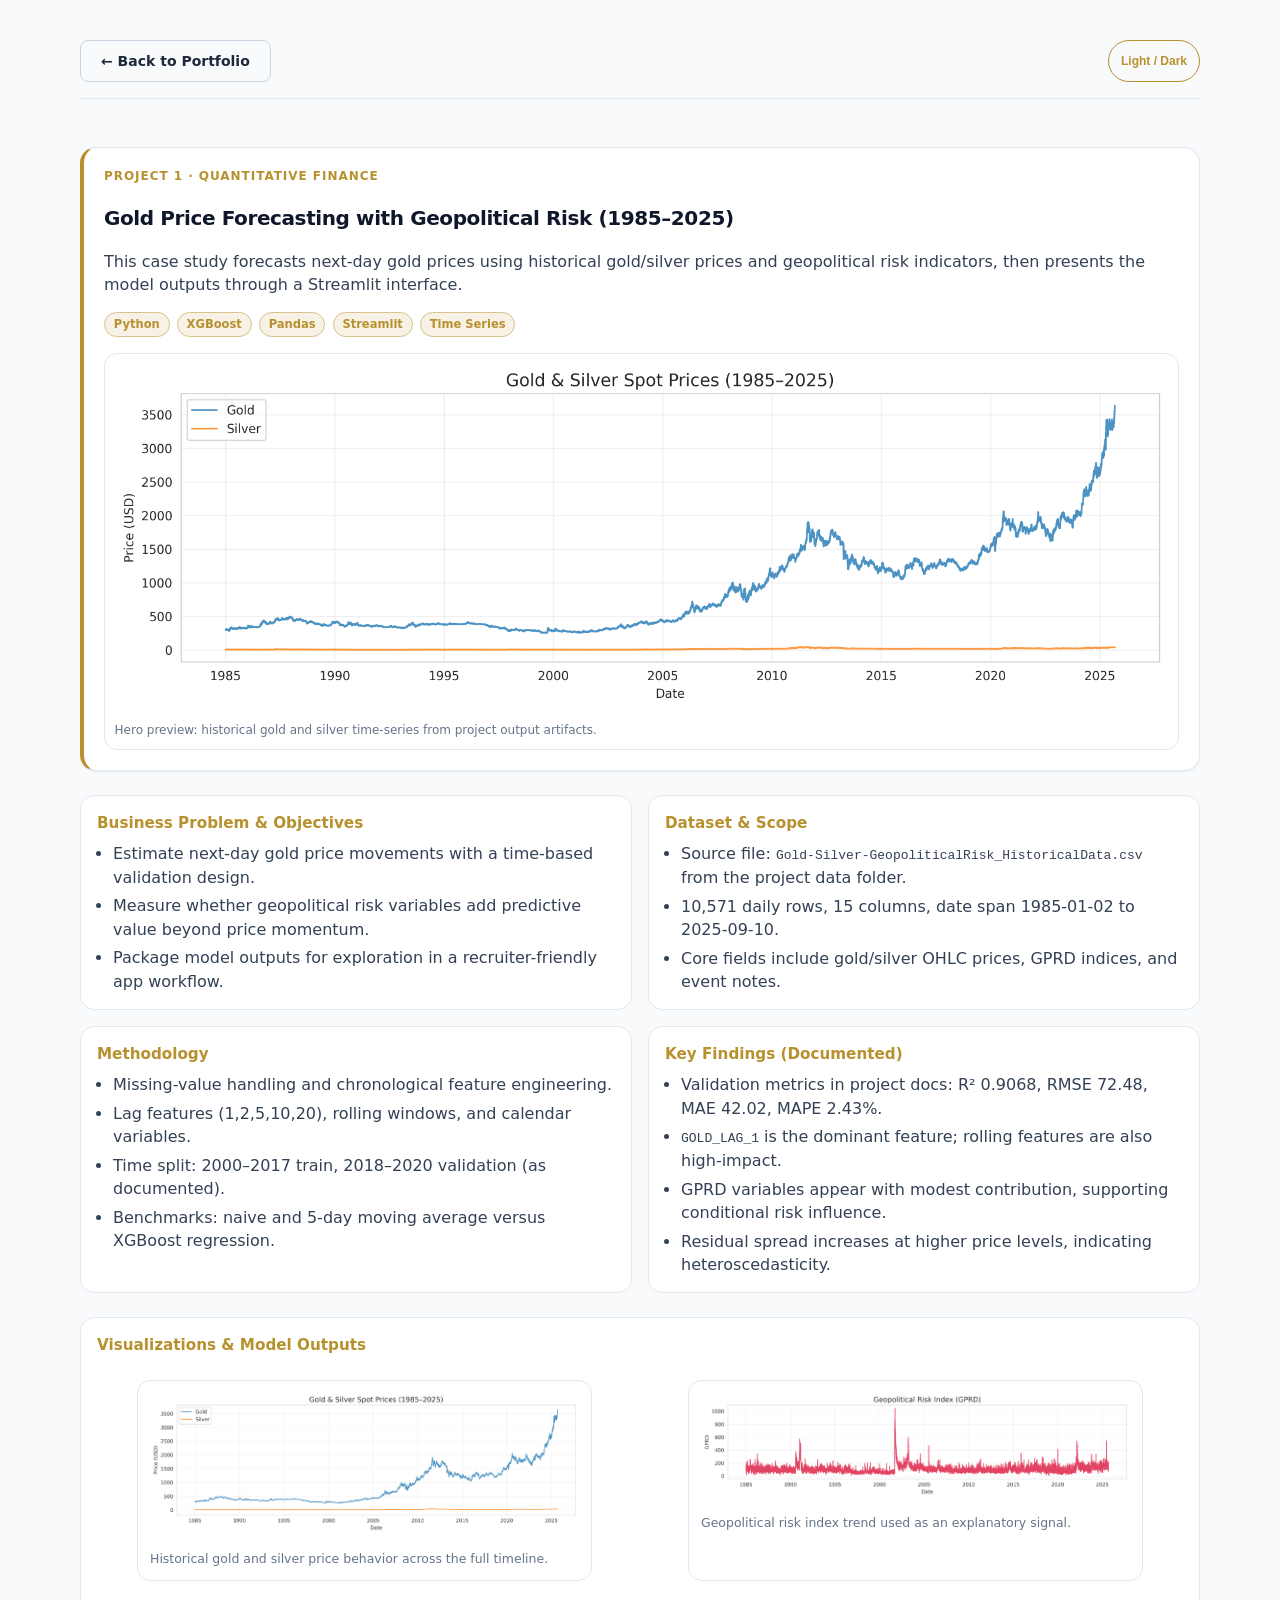
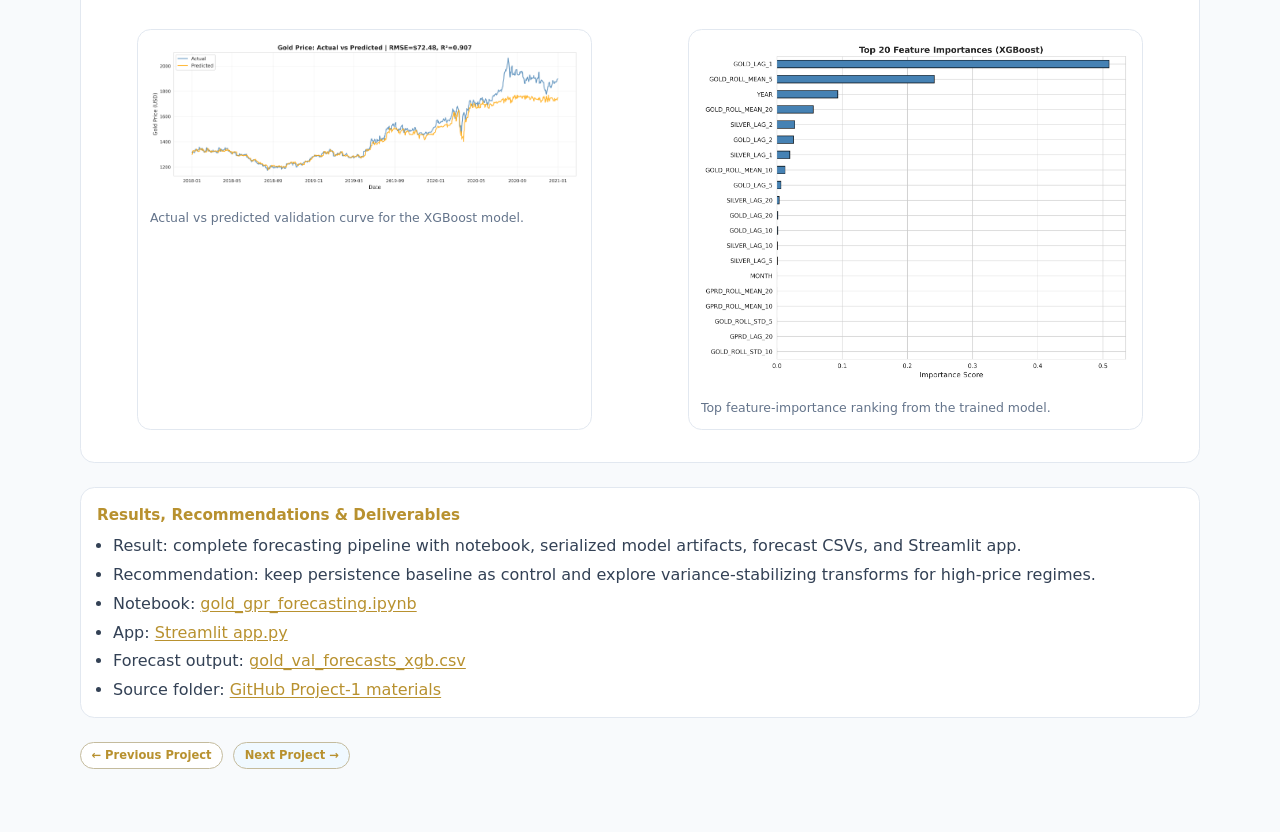
<file: assets/projects/project-1/index.html>
<!DOCTYPE html>
<html lang="en" class="page-root">
<head>
  <meta charset="UTF-8">
  <meta name="viewport" content="width=device-width, initial-scale=1.0">
  <title>Project 1 | Gold Price Forecasting with Geopolitical Risk</title>
  <link rel="stylesheet" href="../../../styles.css">
</head>
<body class="page-body project-detail-page project-theme--p1">
  <main class="layout-container page-main">
    <div class="project-detail-header">
      <a class="btn-secondary" href="../../../Copilot - Portfolio Site(3).html#projects">← Back to Portfolio</a>
      <button class="theme-button project-theme-toggle" type="button" onclick="toggleTheme()">Light / Dark</button>
    </div>

    <section class="section-block section-block--no-margin-top">
      <article class="project-hero">
        <p class="project-kicker">Project 1 · Quantitative Finance</p>
        <h1 class="section-title">Gold Price Forecasting with Geopolitical Risk (1985–2025)</h1>
        <p class="project-summary">This case study forecasts next-day gold prices using historical gold/silver prices and geopolitical risk indicators, then presents the model outputs through a Streamlit interface.</p>
        <div class="project-chip-row">
          <span class="project-chip">Python</span><span class="project-chip">XGBoost</span><span class="project-chip">Pandas</span><span class="project-chip">Streamlit</span><span class="project-chip">Time Series</span>
        </div>
        <figure class="project-hero-preview">
          <img src="images/gold_silver_timeseries.png" alt="Gold and silver historical prices used in the forecasting workflow">
          <figcaption>Hero preview: historical gold and silver time-series from project output artifacts.</figcaption>
        </figure>
      </article>

      <div class="stack-large stack-large--with-margin-top">
        <div class="project-section-grid">
          <article class="project-card-detail">
            <h2 class="project-card-title">Business Problem & Objectives</h2>
            <ul class="project-list">
              <li>Estimate next-day gold price movements with a time-based validation design.</li>
              <li>Measure whether geopolitical risk variables add predictive value beyond price momentum.</li>
              <li>Package model outputs for exploration in a recruiter-friendly app workflow.</li>
            </ul>
          </article>
          <article class="project-card-detail">
            <h2 class="project-card-title">Dataset & Scope</h2>
            <ul class="project-list">
              <li>Source file: <code>Gold-Silver-GeopoliticalRisk_HistoricalData.csv</code> from the project data folder.</li>
              <li>10,571 daily rows, 15 columns, date span 1985-01-02 to 2025-09-10.</li>
              <li>Core fields include gold/silver OHLC prices, GPRD indices, and event notes.</li>
            </ul>
          </article>
          <article class="project-card-detail">
            <h2 class="project-card-title">Methodology</h2>
            <ul class="project-list">
              <li>Missing-value handling and chronological feature engineering.</li>
              <li>Lag features (1,2,5,10,20), rolling windows, and calendar variables.</li>
              <li>Time split: 2000–2017 train, 2018–2020 validation (as documented).</li>
              <li>Benchmarks: naive and 5-day moving average versus XGBoost regression.</li>
            </ul>
          </article>
          <article class="project-card-detail">
            <h2 class="project-card-title">Key Findings (Documented)</h2>
            <ul class="project-list">
              <li>Validation metrics in project docs: R² 0.9068, RMSE 72.48, MAE 42.02, MAPE 2.43%.</li>
              <li><code>GOLD_LAG_1</code> is the dominant feature; rolling features are also high-impact.</li>
              <li>GPRD variables appear with modest contribution, supporting conditional risk influence.</li>
              <li>Residual spread increases at higher price levels, indicating heteroscedasticity.</li>
            </ul>
          </article>
        </div>

        <article class="project-card-detail">
          <h2 class="project-card-title">Visualizations & Model Outputs</h2>
          <div class="project-visual-grid">
            <figure class="project-visual">
              <img src="images/gold_silver_timeseries.png" alt="Gold and silver historical time-series chart">
              <figcaption class="project-caption">Historical gold and silver price behavior across the full timeline.</figcaption>
            </figure>
            <figure class="project-visual">
              <img src="images/gprd_timeseries.png" alt="Geopolitical risk index time-series chart">
              <figcaption class="project-caption">Geopolitical risk index trend used as an explanatory signal.</figcaption>
            </figure>
            <figure class="project-visual">
              <img src="images/gold_actual_vs_predicted_xgb.png" alt="Actual versus predicted gold price plot for the validation period">
              <figcaption class="project-caption">Actual vs predicted validation curve for the XGBoost model.</figcaption>
            </figure>
            <figure class="project-visual">
              <img src="images/feature_importance_xgb.png" alt="Feature importance bar chart for the XGBoost model">
              <figcaption class="project-caption">Top feature-importance ranking from the trained model.</figcaption>
            </figure>
          </div>
        </article>

        <article class="project-card-detail project-deliverables">
          <h2 class="project-card-title">Results, Recommendations & Deliverables</h2>
          <ul class="project-list">
            <li>Result: complete forecasting pipeline with notebook, serialized model artifacts, forecast CSVs, and Streamlit app.</li>
            <li>Recommendation: keep persistence baseline as control and explore variance-stabilizing transforms for high-price regimes.</li>
            <li>Notebook: <a href="../../../Project%20Work/Project-1/sales-forecasting-gold-gpr/notebooks/gold_gpr_forecasting.ipynb">gold_gpr_forecasting.ipynb</a></li>
            <li>App: <a href="../../../Project%20Work/Project-1/sales-forecasting-gold-gpr/app.py">Streamlit app.py</a></li>
            <li>Forecast output: <a href="../../../Project%20Work/Project-1/sales-forecasting-gold-gpr/outputs/forecasts/gold_val_forecasts_xgb.csv">gold_val_forecasts_xgb.csv</a></li>
            <li>Source folder: <a href="https://github.com/jimmyhomes12/Final-Website-File/tree/main/Project%20Work/Project-1" target="_blank" rel="noopener noreferrer">GitHub Project-1 materials</a></li>
          </ul>
        </article>

        <div class="project-nav-links">
          <a class="btn-sm" href="../project-6/index.html">← Previous Project</a>
          <a class="btn-sm hi" href="../project-2/index.html">Next Project →</a>
        </div>
      </div>
    </section>
  </main>

  <script>
    function toggleTheme() {
      const html = document.documentElement;
      html.classList.toggle('dark');
      localStorage.setItem('theme', html.classList.contains('dark') ? 'dark' : 'light');
    }
    (() => {
      const stored = localStorage.getItem('theme');
      if (stored === 'dark') document.documentElement.classList.add('dark');
    })();
  </script>
</body>
</html>
</file>
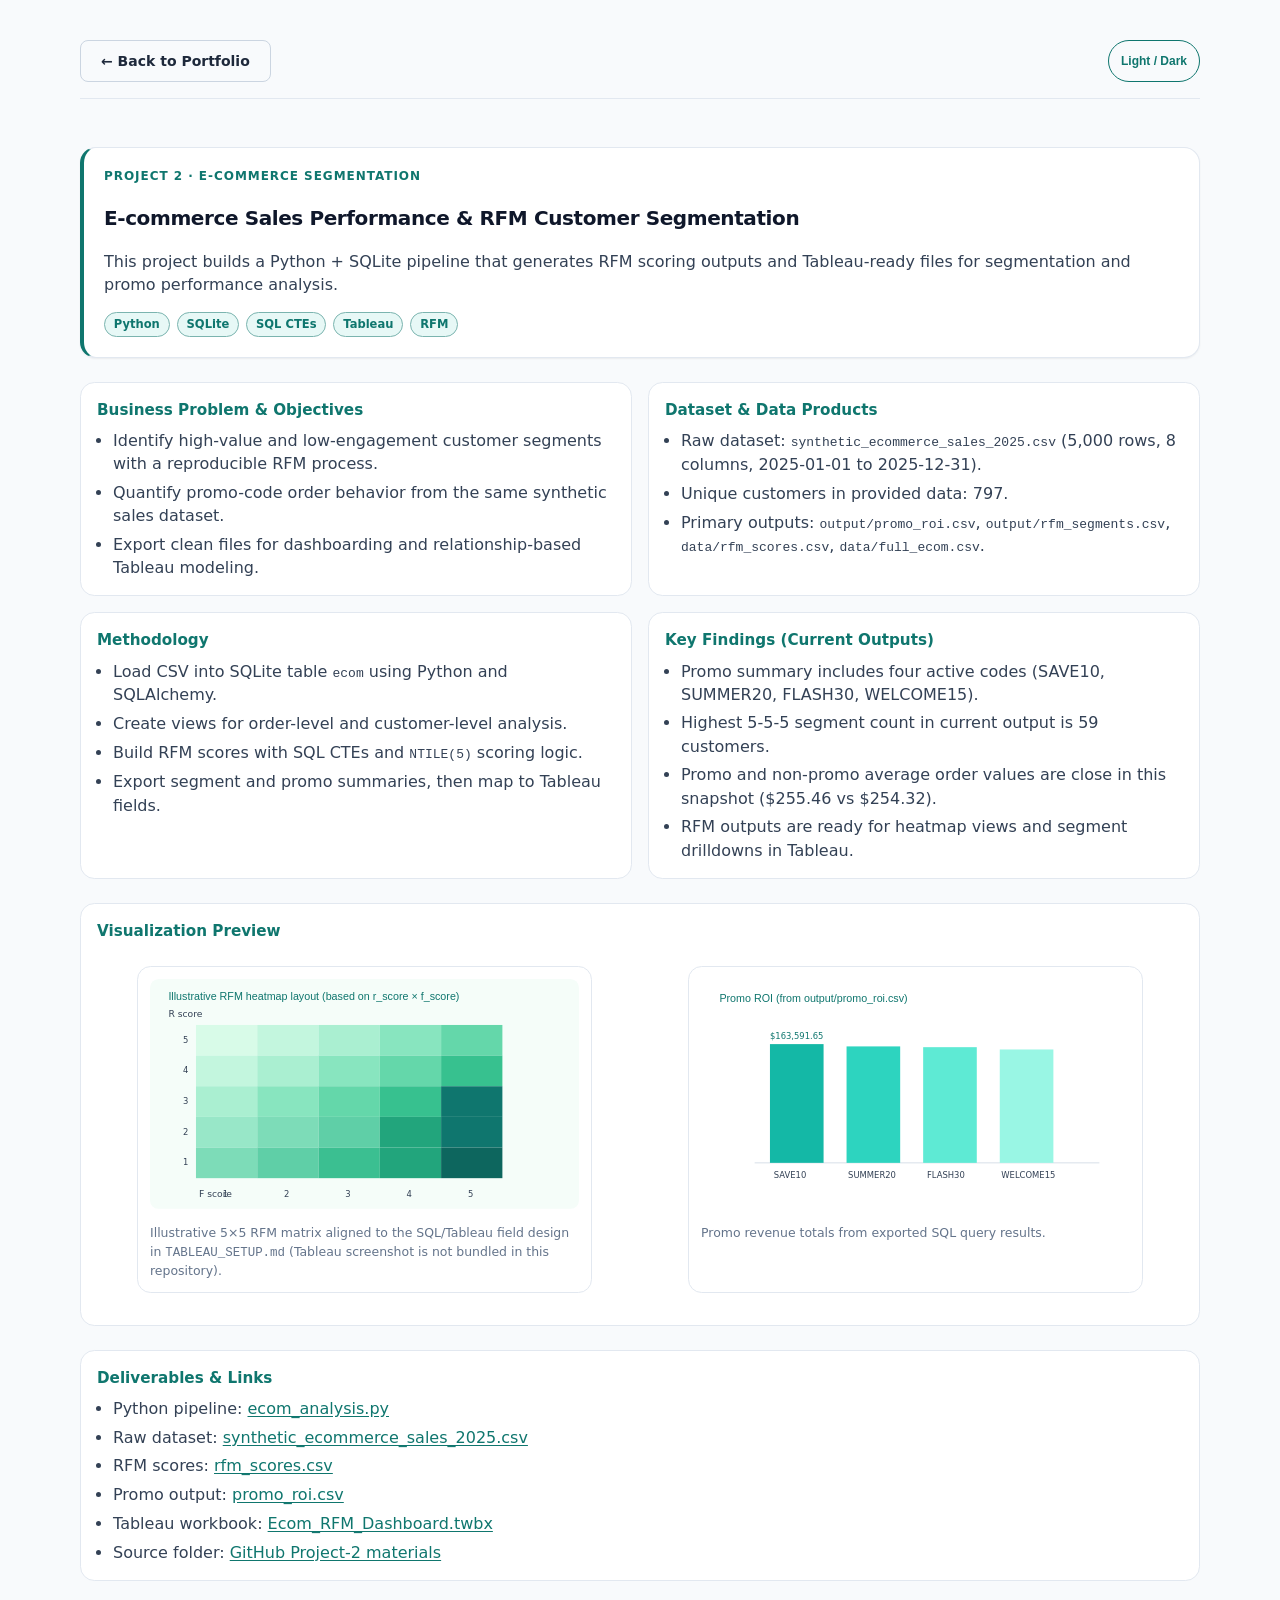
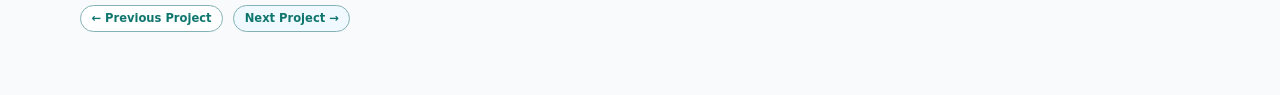
<file: assets/projects/project-2/index.html>
<!DOCTYPE html>
<html lang="en" class="page-root">
<head>
  <meta charset="UTF-8">
  <meta name="viewport" content="width=device-width, initial-scale=1.0">
  <title>Project 2 | E-commerce RFM Analysis</title>
  <link rel="stylesheet" href="../../../styles.css">
</head>
<body class="page-body project-detail-page project-theme--p2">
  <main class="layout-container page-main">
    <div class="project-detail-header">
      <a class="btn-secondary" href="../../../Copilot - Portfolio Site(3).html#projects">← Back to Portfolio</a>
      <button class="theme-button project-theme-toggle" type="button" onclick="toggleTheme()">Light / Dark</button>
    </div>

    <section class="section-block section-block--no-margin-top">
      <article class="project-hero">
        <p class="project-kicker">Project 2 · E-commerce Segmentation</p>
        <h1 class="section-title">E-commerce Sales Performance & RFM Customer Segmentation</h1>
        <p class="project-summary">This project builds a Python + SQLite pipeline that generates RFM scoring outputs and Tableau-ready files for segmentation and promo performance analysis.</p>
        <div class="project-chip-row">
          <span class="project-chip">Python</span><span class="project-chip">SQLite</span><span class="project-chip">SQL CTEs</span><span class="project-chip">Tableau</span><span class="project-chip">RFM</span>
        </div>
      </article>

      <div class="stack-large stack-large--with-margin-top">
        <div class="project-section-grid">
          <article class="project-card-detail">
            <h2 class="project-card-title">Business Problem & Objectives</h2>
            <ul class="project-list">
              <li>Identify high-value and low-engagement customer segments with a reproducible RFM process.</li>
              <li>Quantify promo-code order behavior from the same synthetic sales dataset.</li>
              <li>Export clean files for dashboarding and relationship-based Tableau modeling.</li>
            </ul>
          </article>
          <article class="project-card-detail">
            <h2 class="project-card-title">Dataset & Data Products</h2>
            <ul class="project-list">
              <li>Raw dataset: <code>synthetic_ecommerce_sales_2025.csv</code> (5,000 rows, 8 columns, 2025-01-01 to 2025-12-31).</li>
              <li>Unique customers in provided data: 797.</li>
              <li>Primary outputs: <code>output/promo_roi.csv</code>, <code>output/rfm_segments.csv</code>, <code>data/rfm_scores.csv</code>, <code>data/full_ecom.csv</code>.</li>
            </ul>
          </article>
          <article class="project-card-detail">
            <h2 class="project-card-title">Methodology</h2>
            <ul class="project-list">
              <li>Load CSV into SQLite table <code>ecom</code> using Python and SQLAlchemy.</li>
              <li>Create views for order-level and customer-level analysis.</li>
              <li>Build RFM scores with SQL CTEs and <code>NTILE(5)</code> scoring logic.</li>
              <li>Export segment and promo summaries, then map to Tableau fields.</li>
            </ul>
          </article>
          <article class="project-card-detail">
            <h2 class="project-card-title">Key Findings (Current Outputs)</h2>
            <ul class="project-list">
              <li>Promo summary includes four active codes (SAVE10, SUMMER20, FLASH30, WELCOME15).</li>
              <li>Highest 5-5-5 segment count in current output is 59 customers.</li>
              <li>Promo and non-promo average order values are close in this snapshot ($255.46 vs $254.32).</li>
              <li>RFM outputs are ready for heatmap views and segment drilldowns in Tableau.</li>
            </ul>
          </article>
        </div>

        <article class="project-card-detail">
          <h2 class="project-card-title">Visualization Preview</h2>
          <div class="project-visual-grid">
            <figure class="project-visual">
              <svg viewBox="0 0 560 300" xmlns="http://www.w3.org/2000/svg" role="img" aria-label="Illustrative RFM heatmap based on project schema">
                <rect width="560" height="300" fill="#f5fdf9"/>
                <text x="24" y="28" font-size="14" fill="#0f766e" font-family="Inter, sans-serif">Illustrative RFM heatmap layout (based on r_score × f_score)</text>
                <g>
                  <rect x="60" y="60" width="80" height="40" fill="#d8fbe8"/><rect x="140" y="60" width="80" height="40" fill="#c3f6de"/><rect x="220" y="60" width="80" height="40" fill="#aaefd1"/><rect x="300" y="60" width="80" height="40" fill="#88e5bf"/><rect x="380" y="60" width="80" height="40" fill="#64d7aa"/>
                  <rect x="60" y="100" width="80" height="40" fill="#c3f6de"/><rect x="140" y="100" width="80" height="40" fill="#aaefd1"/><rect x="220" y="100" width="80" height="40" fill="#88e5bf"/><rect x="300" y="100" width="80" height="40" fill="#64d7aa"/><rect x="380" y="100" width="80" height="40" fill="#37c18f"/>
                  <rect x="60" y="140" width="80" height="40" fill="#aaefd1"/><rect x="140" y="140" width="80" height="40" fill="#88e5bf"/><rect x="220" y="140" width="80" height="40" fill="#64d7aa"/><rect x="300" y="140" width="80" height="40" fill="#37c18f"/><rect x="380" y="140" width="80" height="40" fill="#0f766e"/>
                  <rect x="60" y="180" width="80" height="40" fill="#98e7c8"/><rect x="140" y="180" width="80" height="40" fill="#7ddcb8"/><rect x="220" y="180" width="80" height="40" fill="#5fcfa7"/><rect x="300" y="180" width="80" height="40" fill="#22a57c"/><rect x="380" y="180" width="80" height="40" fill="#0f766e"/>
                  <rect x="60" y="220" width="80" height="40" fill="#7ddcb8"/><rect x="140" y="220" width="80" height="40" fill="#5fcfa7"/><rect x="220" y="220" width="80" height="40" fill="#3bbf91"/><rect x="300" y="220" width="80" height="40" fill="#22a57c"/><rect x="380" y="220" width="80" height="40" fill="#0d665e"/>
                </g>
                <g font-size="11" fill="#334155">
                  <text x="95" y="284">1</text><text x="175" y="284">2</text><text x="255" y="284">3</text><text x="335" y="284">4</text><text x="415" y="284">5</text>
                  <text x="43" y="83">5</text><text x="43" y="123">4</text><text x="43" y="163">3</text><text x="43" y="203">2</text><text x="43" y="243">1</text>
                </g>
                <text x="64" y="284" font-size="12" fill="#334155">F score</text>
                <text x="24" y="50" font-size="12" fill="#334155">R score</text>
              </svg>
              <figcaption class="project-caption">Illustrative 5×5 RFM matrix aligned to the SQL/Tableau field design in <code>TABLEAU_SETUP.md</code> (Tableau screenshot is not bundled in this repository).</figcaption>
            </figure>
            <figure class="project-visual">
              <svg viewBox="0 0 560 300" xmlns="http://www.w3.org/2000/svg" role="img" aria-label="Promo code ROI bar comparison from output CSV">
                <rect width="560" height="300" fill="#ffffff"/>
                <text x="24" y="30" font-size="14" fill="#0f766e" font-family="Inter, sans-serif">Promo ROI (from output/promo_roi.csv)</text>
                <line x1="70" y1="240" x2="520" y2="240" stroke="#cbd5e1"/>
                <rect x="90" y="85" width="70" height="155" fill="#14b8a6"/><text x="95" y="260" font-size="11" fill="#334155">SAVE10</text>
                <rect x="190" y="88" width="70" height="152" fill="#2dd4bf"/><text x="192" y="260" font-size="11" fill="#334155">SUMMER20</text>
                <rect x="290" y="89" width="70" height="151" fill="#5eead4"/><text x="295" y="260" font-size="11" fill="#334155">FLASH30</text>
                <rect x="390" y="92" width="70" height="148" fill="#99f6e4"/><text x="392" y="260" font-size="11" fill="#334155">WELCOME15</text>
                <text x="90" y="78" font-size="11" fill="#0f766e">$163,591.65</text>
              </svg>
              <figcaption class="project-caption">Promo revenue totals from exported SQL query results.</figcaption>
            </figure>
          </div>
        </article>

        <article class="project-card-detail project-deliverables">
          <h2 class="project-card-title">Deliverables & Links</h2>
          <ul class="project-list">
            <li>Python pipeline: <a href="../../../Project%20Work/Project-2/ecom_analysis.py">ecom_analysis.py</a></li>
            <li>Raw dataset: <a href="../../../Project%20Work/Project-2/data/synthetic_ecommerce_sales_2025.csv">synthetic_ecommerce_sales_2025.csv</a></li>
            <li>RFM scores: <a href="../../../Project%20Work/Project-2/data/rfm_scores.csv">rfm_scores.csv</a></li>
            <li>Promo output: <a href="../../../Project%20Work/Project-2/output/promo_roi.csv">promo_roi.csv</a></li>
            <li>Tableau workbook: <a href="../../../Project%20Work/Project-2/tableau_viz/Ecom_RFM_Dashboard.twbx">Ecom_RFM_Dashboard.twbx</a></li>
            <li>Source folder: <a href="https://github.com/jimmyhomes12/Final-Website-File/tree/main/Project%20Work/Project-2" target="_blank" rel="noopener noreferrer">GitHub Project-2 materials</a></li>
          </ul>
        </article>

        <div class="project-nav-links">
          <a class="btn-sm" href="../project-1/index.html">← Previous Project</a>
          <a class="btn-sm hi" href="../project-3/index.html">Next Project →</a>
        </div>
      </div>
    </section>
  </main>

  <script>
    function toggleTheme() {
      const html = document.documentElement;
      html.classList.toggle('dark');
      localStorage.setItem('theme', html.classList.contains('dark') ? 'dark' : 'light');
    }
    (() => {
      const stored = localStorage.getItem('theme');
      if (stored === 'dark') document.documentElement.classList.add('dark');
    })();
  </script>
</body>
</html>
</file>
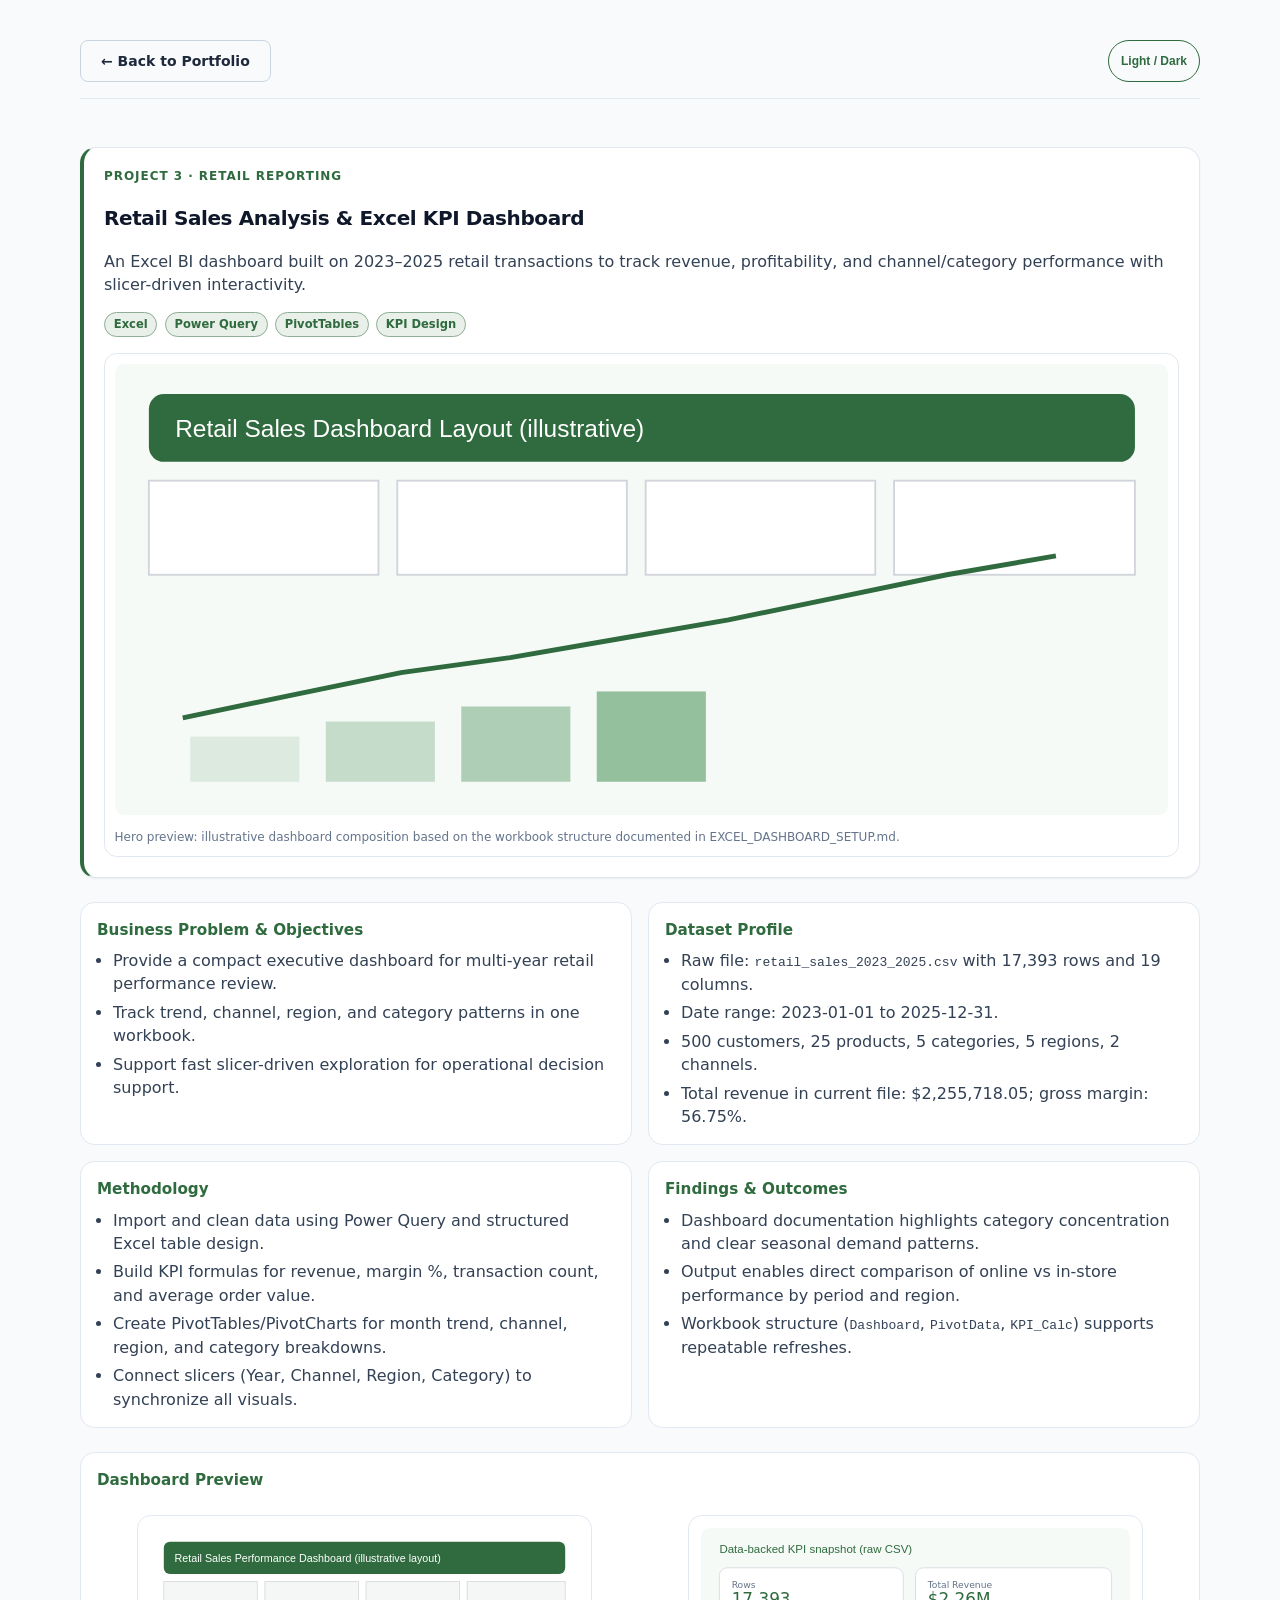
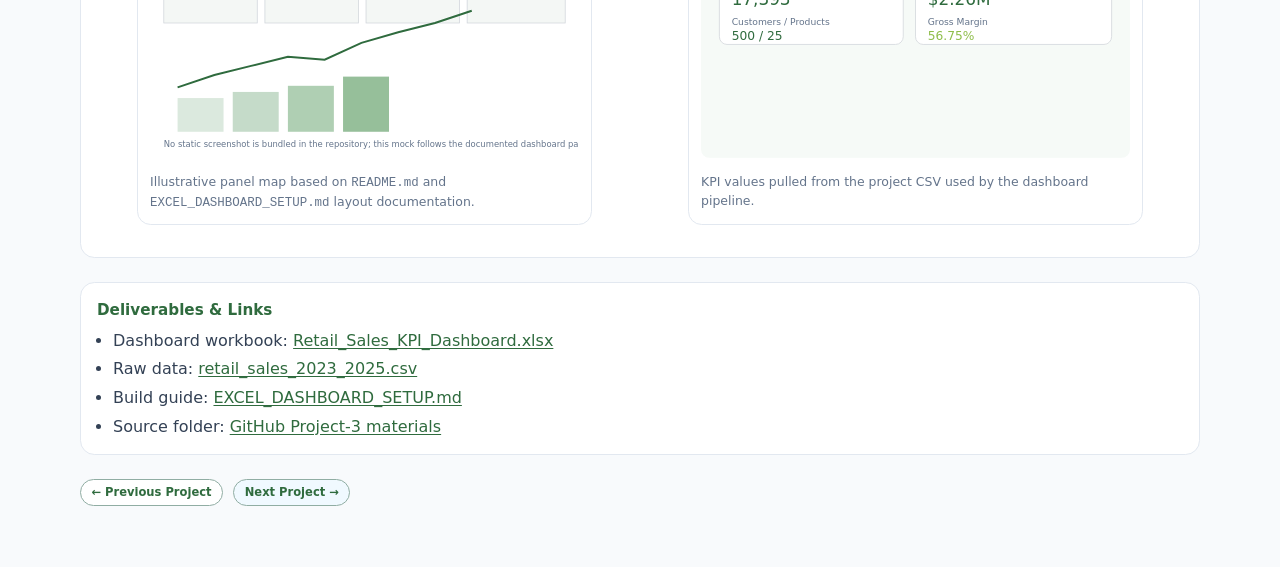
<file: assets/projects/project-3/index.html>
<!DOCTYPE html>
<html lang="en" class="page-root">
<head>
  <meta charset="UTF-8">
  <meta name="viewport" content="width=device-width, initial-scale=1.0">
  <title>Project 3 | Retail Sales KPI Dashboard (Excel BI)</title>
  <link rel="stylesheet" href="../../../styles.css">
</head>
<body class="page-body project-detail-page project-theme--p3">
  <main class="layout-container page-main">
    <div class="project-detail-header">
      <a class="btn-secondary" href="../../../Copilot - Portfolio Site(3).html#projects">← Back to Portfolio</a>
      <button class="theme-button project-theme-toggle" type="button" onclick="toggleTheme()">Light / Dark</button>
    </div>

    <section class="section-block section-block--no-margin-top">
      <article class="project-hero">
        <p class="project-kicker">Project 3 · Retail Reporting</p>
        <h1 class="section-title">Retail Sales Analysis & Excel KPI Dashboard</h1>
        <p class="project-summary">An Excel BI dashboard built on 2023–2025 retail transactions to track revenue, profitability, and channel/category performance with slicer-driven interactivity.</p>
        <div class="project-chip-row">
          <span class="project-chip">Excel</span><span class="project-chip">Power Query</span><span class="project-chip">PivotTables</span><span class="project-chip">KPI Design</span>
        </div>
        <figure class="project-hero-preview">
          <svg viewBox="0 0 560 240" xmlns="http://www.w3.org/2000/svg" role="img" aria-label="Illustrative Excel dashboard header with KPI cards and trend line">
            <rect width="560" height="240" fill="#f6faf7"/>
            <rect x="18" y="16" width="524" height="36" rx="8" fill="#2f6b3e"/>
            <text x="32" y="39" font-size="13" fill="#ffffff" font-family="Inter, sans-serif">Retail Sales Dashboard Layout (illustrative)</text>
            <rect x="18" y="62" width="122" height="50" fill="#ffffff" stroke="#d1d5db"/><rect x="150" y="62" width="122" height="50" fill="#ffffff" stroke="#d1d5db"/><rect x="282" y="62" width="122" height="50" fill="#ffffff" stroke="#d1d5db"/><rect x="414" y="62" width="128" height="50" fill="#ffffff" stroke="#d1d5db"/>
            <polyline points="36,188 94,176 152,164 210,156 268,146 326,136 384,124 442,112 500,102" fill="none" stroke="#2f6b3e" stroke-width="2.6"/>
            <rect x="40" y="198" width="58" height="24" fill="#dceadf"/><rect x="112" y="190" width="58" height="32" fill="#c6dccb"/><rect x="184" y="182" width="58" height="40" fill="#aecfb5"/><rect x="256" y="174" width="58" height="48" fill="#95c09d"/>
          </svg>
          <figcaption>Hero preview: illustrative dashboard composition based on the workbook structure documented in EXCEL_DASHBOARD_SETUP.md.</figcaption>
        </figure>
      </article>

      <div class="stack-large stack-large--with-margin-top">
        <div class="project-section-grid">
          <article class="project-card-detail">
            <h2 class="project-card-title">Business Problem & Objectives</h2>
            <ul class="project-list">
              <li>Provide a compact executive dashboard for multi-year retail performance review.</li>
              <li>Track trend, channel, region, and category patterns in one workbook.</li>
              <li>Support fast slicer-driven exploration for operational decision support.</li>
            </ul>
          </article>
          <article class="project-card-detail">
            <h2 class="project-card-title">Dataset Profile</h2>
            <ul class="project-list">
              <li>Raw file: <code>retail_sales_2023_2025.csv</code> with 17,393 rows and 19 columns.</li>
              <li>Date range: 2023-01-01 to 2025-12-31.</li>
              <li>500 customers, 25 products, 5 categories, 5 regions, 2 channels.</li>
              <li>Total revenue in current file: $2,255,718.05; gross margin: 56.75%.</li>
            </ul>
          </article>
          <article class="project-card-detail">
            <h2 class="project-card-title">Methodology</h2>
            <ul class="project-list">
              <li>Import and clean data using Power Query and structured Excel table design.</li>
              <li>Build KPI formulas for revenue, margin %, transaction count, and average order value.</li>
              <li>Create PivotTables/PivotCharts for month trend, channel, region, and category breakdowns.</li>
              <li>Connect slicers (Year, Channel, Region, Category) to synchronize all visuals.</li>
            </ul>
          </article>
          <article class="project-card-detail">
            <h2 class="project-card-title">Findings & Outcomes</h2>
            <ul class="project-list">
              <li>Dashboard documentation highlights category concentration and clear seasonal demand patterns.</li>
              <li>Output enables direct comparison of online vs in-store performance by period and region.</li>
              <li>Workbook structure (<code>Dashboard</code>, <code>PivotData</code>, <code>KPI_Calc</code>) supports repeatable refreshes.</li>
            </ul>
          </article>
        </div>

        <article class="project-card-detail">
          <h2 class="project-card-title">Dashboard Preview</h2>
          <div class="project-visual-grid">
            <figure class="project-visual">
              <svg viewBox="0 0 560 300" xmlns="http://www.w3.org/2000/svg" role="img" aria-label="Illustrative Excel dashboard based on documented layout">
                <rect width="560" height="300" fill="#ffffff"/>
                <rect x="18" y="18" width="524" height="42" fill="#2f6b3e" rx="8"/>
                <text x="32" y="45" fill="#ffffff" font-size="14" font-family="Inter, sans-serif">Retail Sales Performance Dashboard (illustrative layout)</text>
                <rect x="18" y="70" width="122" height="54" fill="#f4f7f5" stroke="#d1d5db"/><rect x="150" y="70" width="122" height="54" fill="#f4f7f5" stroke="#d1d5db"/><rect x="282" y="70" width="122" height="54" fill="#f4f7f5" stroke="#d1d5db"/><rect x="414" y="70" width="128" height="54" fill="#f4f7f5" stroke="#d1d5db"/>
                <polyline points="36,208 84,192 132,180 180,168 228,172 276,150 324,136 372,124 420,108" fill="none" stroke="#2f6b3e" stroke-width="2.6"/>
                <rect x="36" y="222" width="60" height="44" fill="#dbe9de"/><rect x="108" y="214" width="60" height="52" fill="#c5dbc9"/><rect x="180" y="206" width="60" height="60" fill="#afcfb3"/><rect x="252" y="194" width="60" height="72" fill="#96bf9a"/>
                <text x="18" y="286" font-size="11" fill="#64748b">No static screenshot is bundled in the repository; this mock follows the documented dashboard panel structure.</text>
              </svg>
              <figcaption class="project-caption">Illustrative panel map based on <code>README.md</code> and <code>EXCEL_DASHBOARD_SETUP.md</code> layout documentation.</figcaption>
            </figure>
            <figure class="project-visual">
              <svg viewBox="0 0 560 300" xmlns="http://www.w3.org/2000/svg" role="img" aria-label="KPI summary derived from project data file">
                <rect width="560" height="300" fill="#f6faf7"/>
                <text x="24" y="32" font-size="15" fill="#2f6b3e" font-family="Inter, sans-serif">Data-backed KPI snapshot (raw CSV)</text>
                <rect x="24" y="52" width="240" height="100" rx="10" fill="#ffffff" stroke="#d1d5db"/>
                <text x="40" y="78" font-size="12" fill="#64748b">Rows</text><text x="40" y="100" font-size="22" fill="#2f6b3e">17,393</text>
                <text x="40" y="126" font-size="12" fill="#64748b">Customers / Products</text><text x="40" y="146" font-size="16" fill="#2f6b3e">500 / 25</text>
                <rect x="280" y="52" width="256" height="100" rx="10" fill="#ffffff" stroke="#d1d5db"/>
                <text x="296" y="78" font-size="12" fill="#64748b">Total Revenue</text><text x="296" y="100" font-size="22" fill="#2f6b3e">$2.26M</text>
                <text x="296" y="126" font-size="12" fill="#64748b">Gross Margin</text><text x="296" y="146" font-size="16" fill="#8ebd4a">56.75%</text>
              </svg>
              <figcaption class="project-caption">KPI values pulled from the project CSV used by the dashboard pipeline.</figcaption>
            </figure>
          </div>
        </article>

        <article class="project-card-detail project-deliverables">
          <h2 class="project-card-title">Deliverables & Links</h2>
          <ul class="project-list">
            <li>Dashboard workbook: <a href="../../../Project%20Work/Project-3/excel_dashboard/Retail_Sales_KPI_Dashboard.xlsx">Retail_Sales_KPI_Dashboard.xlsx</a></li>
            <li>Raw data: <a href="../../../Project%20Work/Project-3/data/raw/retail_sales_2023_2025.csv">retail_sales_2023_2025.csv</a></li>
            <li>Build guide: <a href="../../../Project%20Work/Project-3/docs/EXCEL_DASHBOARD_SETUP.md">EXCEL_DASHBOARD_SETUP.md</a></li>
            <li>Source folder: <a href="https://github.com/jimmyhomes12/Final-Website-File/tree/main/Project%20Work/Project-3" target="_blank" rel="noopener noreferrer">GitHub Project-3 materials</a></li>
          </ul>
        </article>

        <div class="project-nav-links">
          <a class="btn-sm" href="../project-2/index.html">← Previous Project</a>
          <a class="btn-sm hi" href="../project-4/index.html">Next Project →</a>
        </div>
      </div>
    </section>
  </main>

  <script>
    function toggleTheme() {
      const html = document.documentElement;
      html.classList.toggle('dark');
      localStorage.setItem('theme', html.classList.contains('dark') ? 'dark' : 'light');
    }
    (() => {
      const stored = localStorage.getItem('theme');
      if (stored === 'dark') document.documentElement.classList.add('dark');
    })();
  </script>
</body>
</html>
</file>
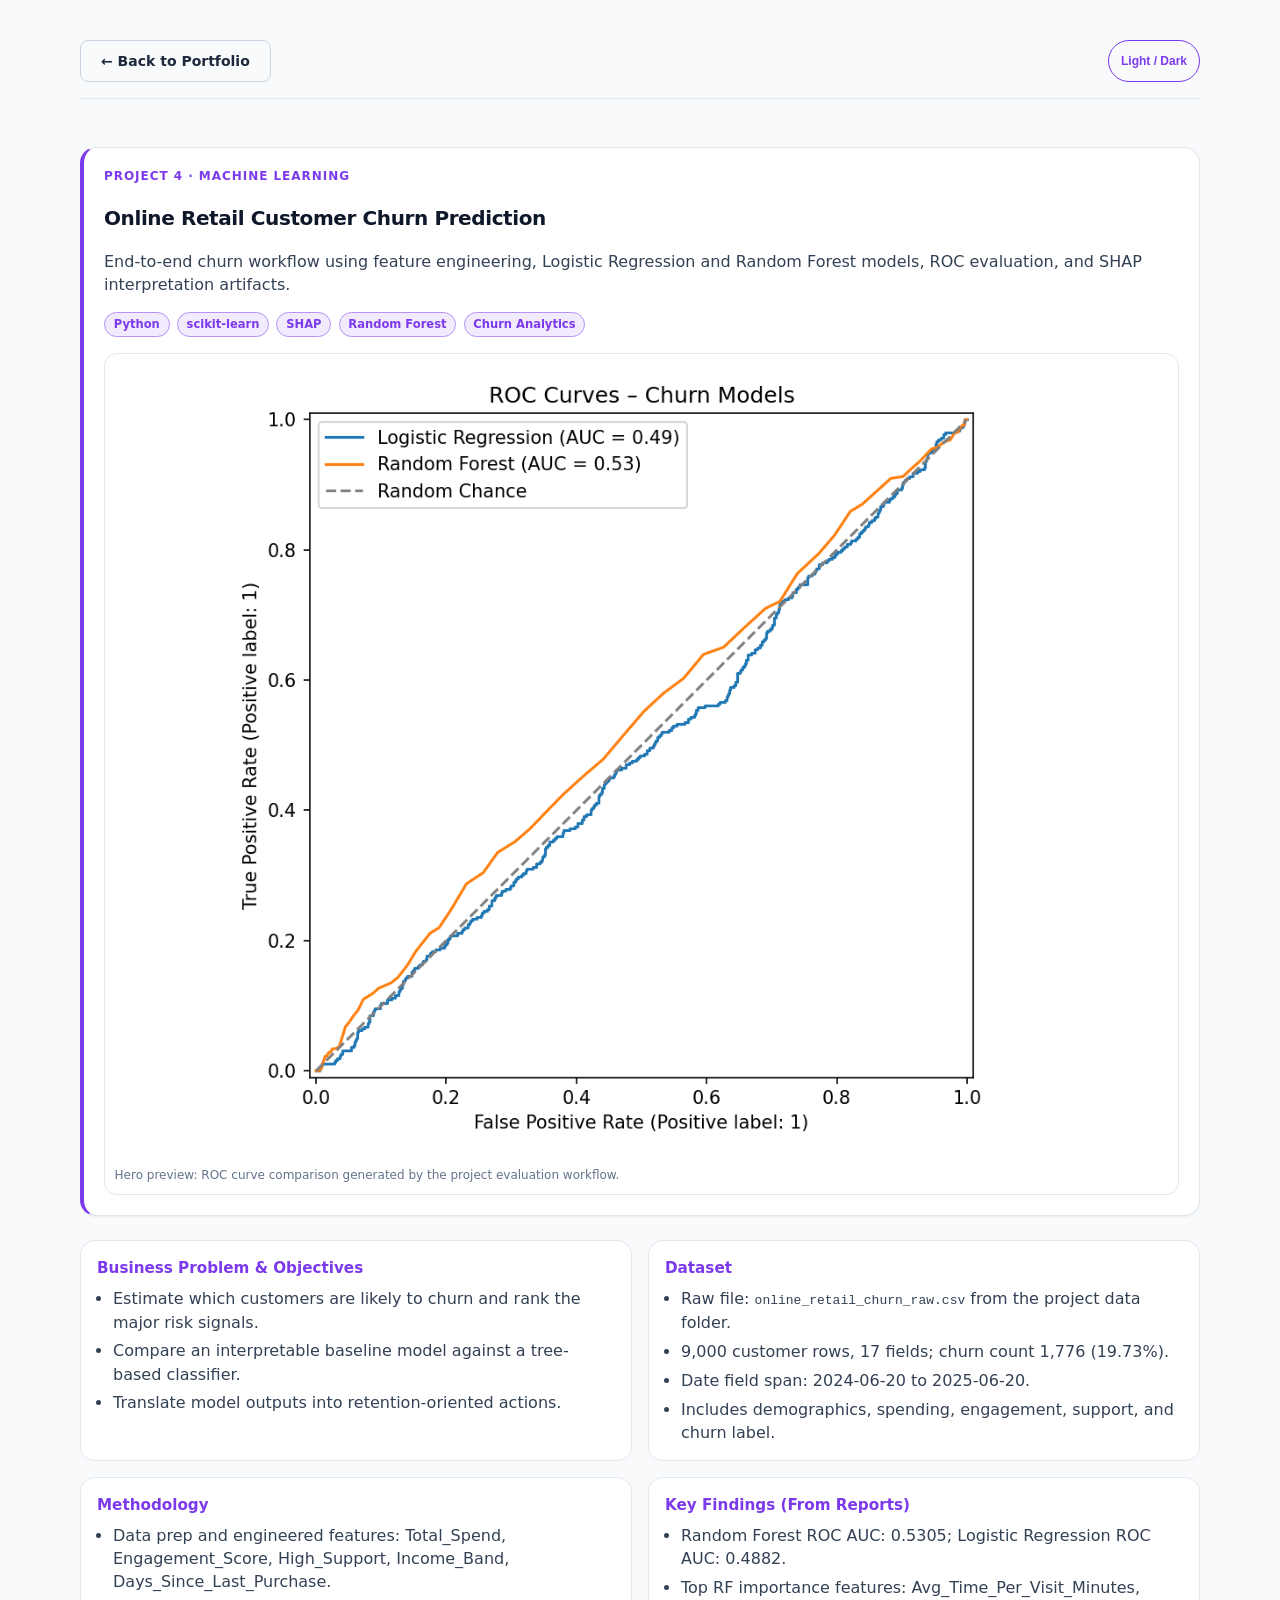
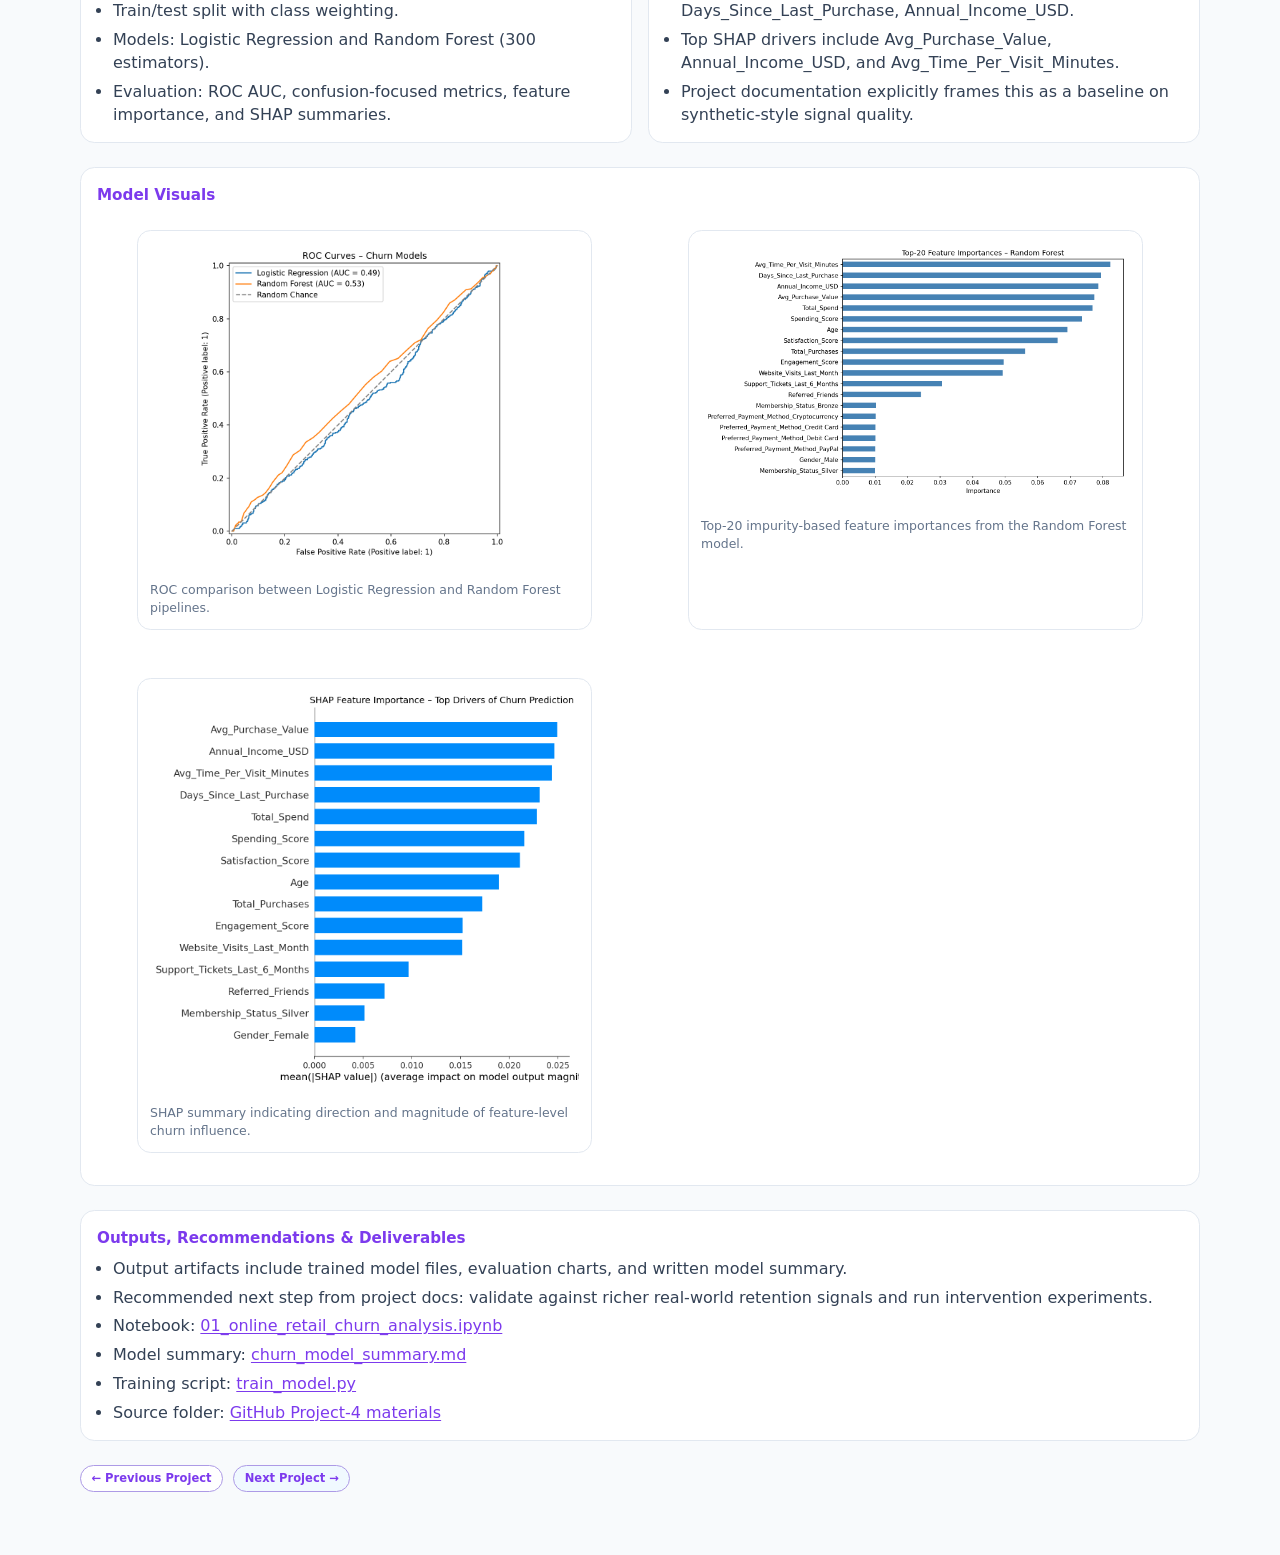
<file: assets/projects/project-4/index.html>
<!DOCTYPE html>
<html lang="en" class="page-root">
<head>
  <meta charset="UTF-8">
  <meta name="viewport" content="width=device-width, initial-scale=1.0">
  <title>Project 4 | Online Retail Customer Churn Prediction</title>
  <link rel="stylesheet" href="../../../styles.css">
</head>
<body class="page-body project-detail-page project-theme--p4">
  <main class="layout-container page-main">
    <div class="project-detail-header">
      <a class="btn-secondary" href="../../../Copilot - Portfolio Site(3).html#projects">← Back to Portfolio</a>
      <button class="theme-button project-theme-toggle" type="button" onclick="toggleTheme()">Light / Dark</button>
    </div>

    <section class="section-block section-block--no-margin-top">
      <article class="project-hero">
        <p class="project-kicker">Project 4 · Machine Learning</p>
        <h1 class="section-title">Online Retail Customer Churn Prediction</h1>
        <p class="project-summary">End-to-end churn workflow using feature engineering, Logistic Regression and Random Forest models, ROC evaluation, and SHAP interpretation artifacts.</p>
        <div class="project-chip-row">
          <span class="project-chip">Python</span><span class="project-chip">scikit-learn</span><span class="project-chip">SHAP</span><span class="project-chip">Random Forest</span><span class="project-chip">Churn Analytics</span>
        </div>
        <figure class="project-hero-preview">
          <img src="images/roc_curves.png" alt="ROC curves comparing logistic regression and random forest churn models">
          <figcaption>Hero preview: ROC curve comparison generated by the project evaluation workflow.</figcaption>
        </figure>
      </article>

      <div class="stack-large stack-large--with-margin-top">
        <div class="project-section-grid">
          <article class="project-card-detail">
            <h2 class="project-card-title">Business Problem & Objectives</h2>
            <ul class="project-list">
              <li>Estimate which customers are likely to churn and rank the major risk signals.</li>
              <li>Compare an interpretable baseline model against a tree-based classifier.</li>
              <li>Translate model outputs into retention-oriented actions.</li>
            </ul>
          </article>
          <article class="project-card-detail">
            <h2 class="project-card-title">Dataset</h2>
            <ul class="project-list">
              <li>Raw file: <code>online_retail_churn_raw.csv</code> from the project data folder.</li>
              <li>9,000 customer rows, 17 fields; churn count 1,776 (19.73%).</li>
              <li>Date field span: 2024-06-20 to 2025-06-20.</li>
              <li>Includes demographics, spending, engagement, support, and churn label.</li>
            </ul>
          </article>
          <article class="project-card-detail">
            <h2 class="project-card-title">Methodology</h2>
            <ul class="project-list">
              <li>Data prep and engineered features: Total_Spend, Engagement_Score, High_Support, Income_Band, Days_Since_Last_Purchase.</li>
              <li>Train/test split with class weighting.</li>
              <li>Models: Logistic Regression and Random Forest (300 estimators).</li>
              <li>Evaluation: ROC AUC, confusion-focused metrics, feature importance, and SHAP summaries.</li>
            </ul>
          </article>
          <article class="project-card-detail">
            <h2 class="project-card-title">Key Findings (From Reports)</h2>
            <ul class="project-list">
              <li>Random Forest ROC AUC: 0.5305; Logistic Regression ROC AUC: 0.4882.</li>
              <li>Top RF importance features: Avg_Time_Per_Visit_Minutes, Days_Since_Last_Purchase, Annual_Income_USD.</li>
              <li>Top SHAP drivers include Avg_Purchase_Value, Annual_Income_USD, and Avg_Time_Per_Visit_Minutes.</li>
              <li>Project documentation explicitly frames this as a baseline on synthetic-style signal quality.</li>
            </ul>
          </article>
        </div>

        <article class="project-card-detail">
          <h2 class="project-card-title">Model Visuals</h2>
          <div class="project-visual-grid">
            <figure class="project-visual">
              <img src="images/roc_curves.png" alt="ROC curve comparison for churn models">
              <figcaption class="project-caption">ROC comparison between Logistic Regression and Random Forest pipelines.</figcaption>
            </figure>
            <figure class="project-visual">
              <img src="images/feature_importances.png" alt="Feature importance chart for churn model">
              <figcaption class="project-caption">Top-20 impurity-based feature importances from the Random Forest model.</figcaption>
            </figure>
            <figure class="project-visual">
              <img src="images/shap_summary.png" alt="SHAP summary plot of churn feature impacts">
              <figcaption class="project-caption">SHAP summary indicating direction and magnitude of feature-level churn influence.</figcaption>
            </figure>
          </div>
        </article>

        <article class="project-card-detail project-deliverables">
          <h2 class="project-card-title">Outputs, Recommendations & Deliverables</h2>
          <ul class="project-list">
            <li>Output artifacts include trained model files, evaluation charts, and written model summary.</li>
            <li>Recommended next step from project docs: validate against richer real-world retention signals and run intervention experiments.</li>
            <li>Notebook: <a href="../../../Project%20Work/Project-4/Python_Data_Analytics/Online_Retail_Churn_Prediction/notebooks/01_online_retail_churn_analysis.ipynb">01_online_retail_churn_analysis.ipynb</a></li>
            <li>Model summary: <a href="../../../Project%20Work/Project-4/Python_Data_Analytics/Online_Retail_Churn_Prediction/reports/churn_model_summary.md">churn_model_summary.md</a></li>
            <li>Training script: <a href="../../../Project%20Work/Project-4/Python_Data_Analytics/Online_Retail_Churn_Prediction/src/train_model.py">train_model.py</a></li>
            <li>Source folder: <a href="https://github.com/jimmyhomes12/Final-Website-File/tree/main/Project%20Work/Project-4" target="_blank" rel="noopener noreferrer">GitHub Project-4 materials</a></li>
          </ul>
        </article>

        <div class="project-nav-links">
          <a class="btn-sm" href="../project-3/index.html">← Previous Project</a>
          <a class="btn-sm hi" href="../project-5/index.html">Next Project →</a>
        </div>
      </div>
    </section>
  </main>

  <script>
    function toggleTheme() {
      const html = document.documentElement;
      html.classList.toggle('dark');
      localStorage.setItem('theme', html.classList.contains('dark') ? 'dark' : 'light');
    }
    (() => {
      const stored = localStorage.getItem('theme');
      if (stored === 'dark') document.documentElement.classList.add('dark');
    })();
  </script>
</body>
</html>
</file>
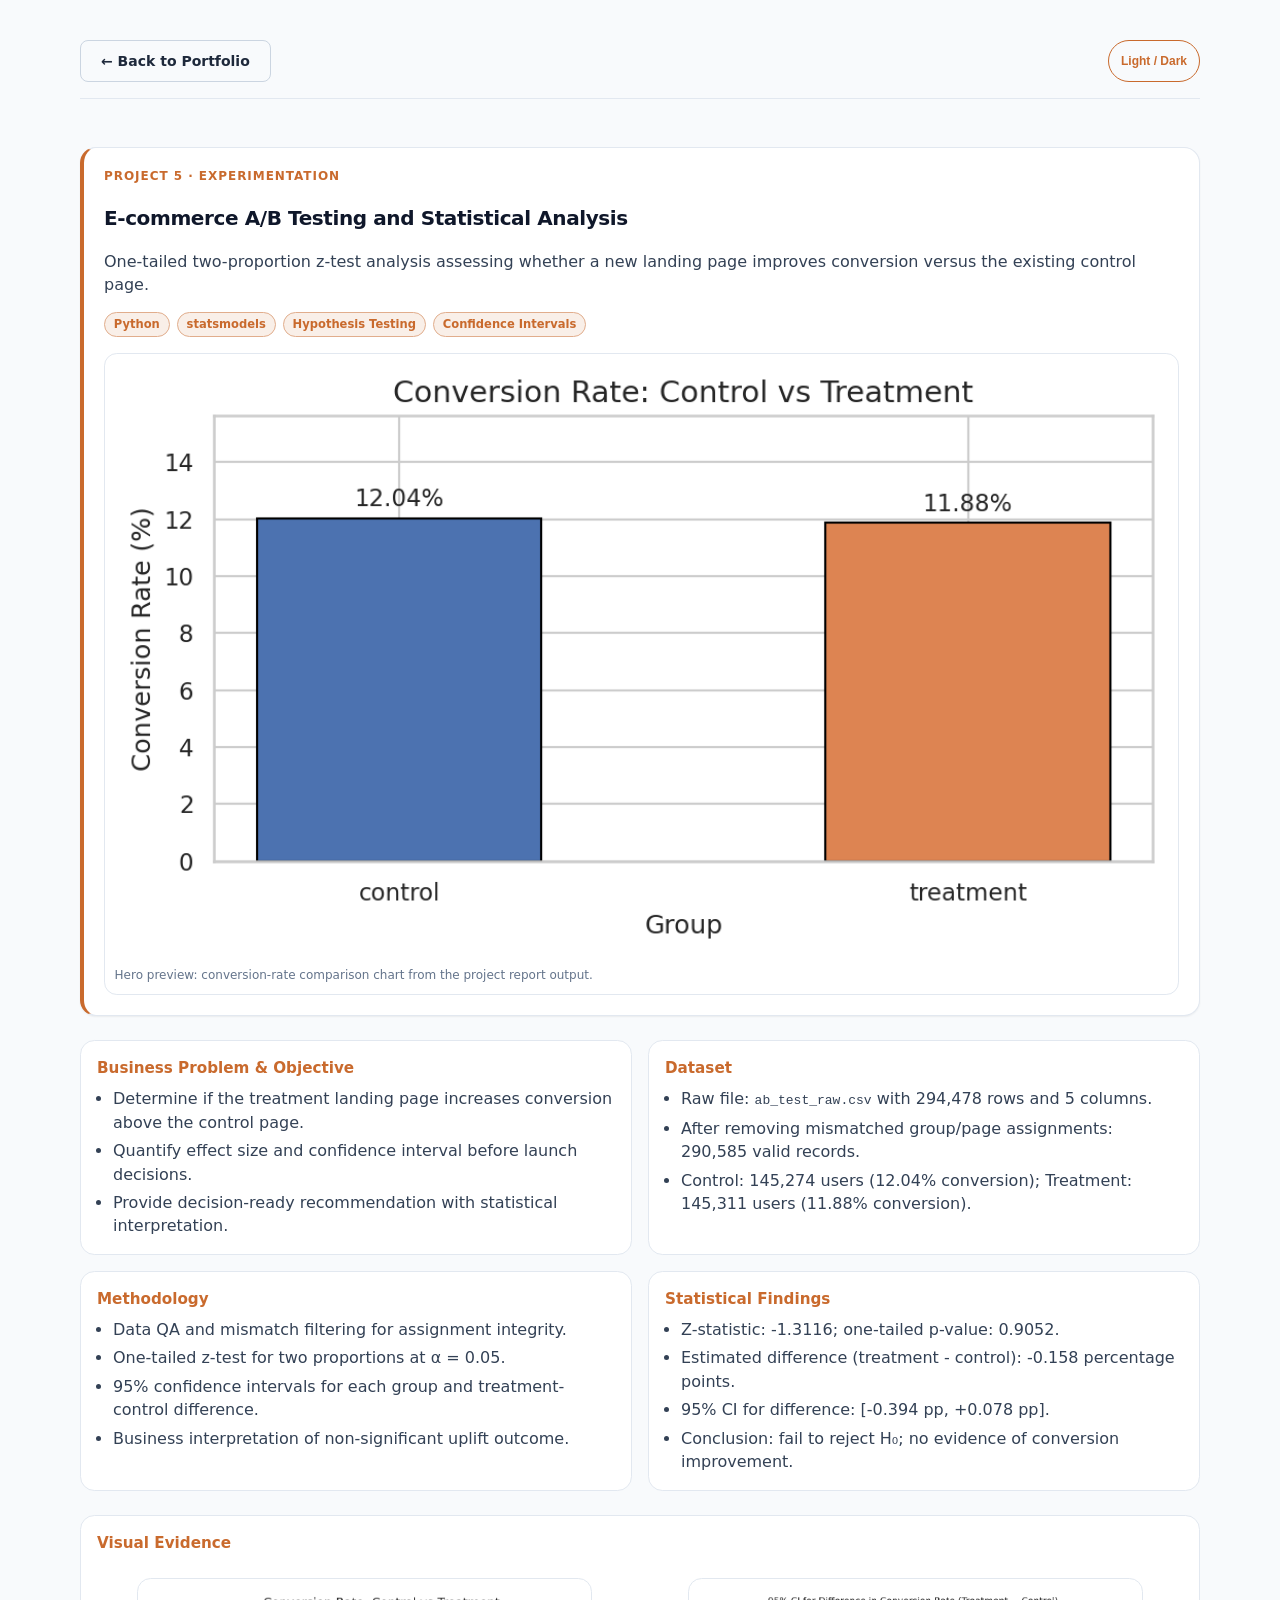
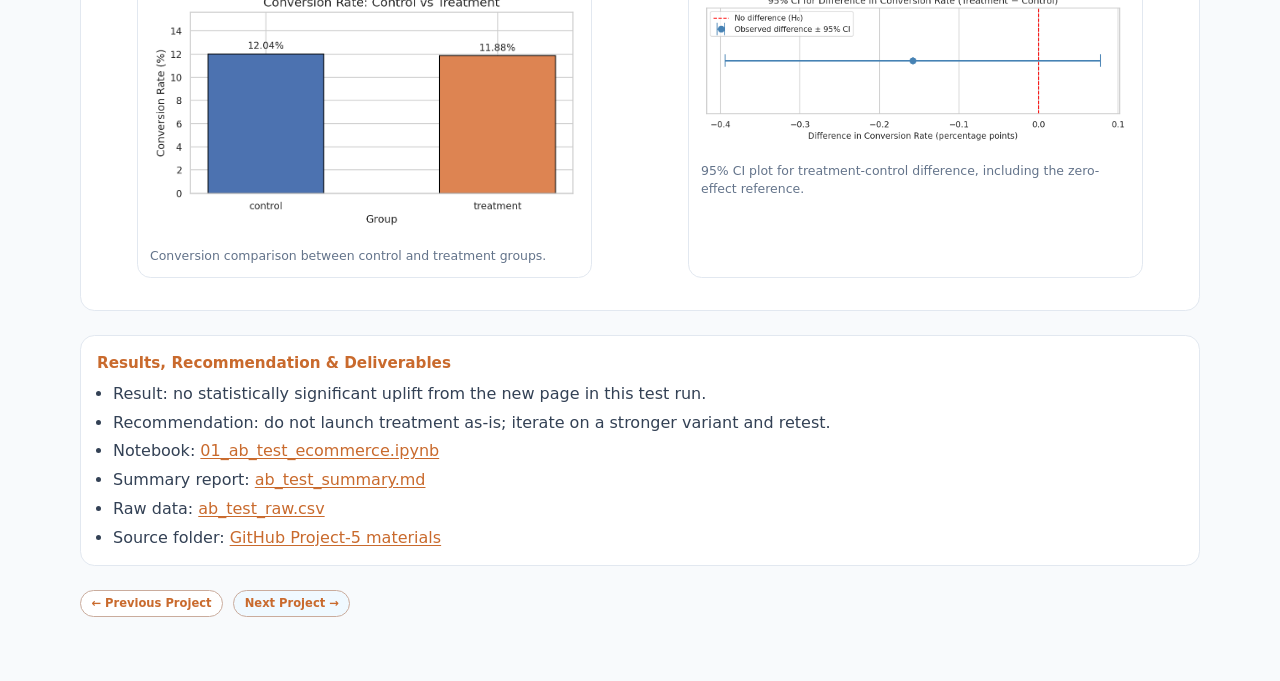
<file: assets/projects/project-5/index.html>
<!DOCTYPE html>
<html lang="en" class="page-root">
<head>
  <meta charset="UTF-8">
  <meta name="viewport" content="width=device-width, initial-scale=1.0">
  <title>Project 5 | E-commerce A/B Testing and Statistical Analysis</title>
  <link rel="stylesheet" href="../../../styles.css">
</head>
<body class="page-body project-detail-page project-theme--p5">
  <main class="layout-container page-main">
    <div class="project-detail-header">
      <a class="btn-secondary" href="../../../Copilot - Portfolio Site(3).html#projects">← Back to Portfolio</a>
      <button class="theme-button project-theme-toggle" type="button" onclick="toggleTheme()">Light / Dark</button>
    </div>

    <section class="section-block section-block--no-margin-top">
      <article class="project-hero">
        <p class="project-kicker">Project 5 · Experimentation</p>
        <h1 class="section-title">E-commerce A/B Testing and Statistical Analysis</h1>
        <p class="project-summary">One-tailed two-proportion z-test analysis assessing whether a new landing page improves conversion versus the existing control page.</p>
        <div class="project-chip-row">
          <span class="project-chip">Python</span><span class="project-chip">statsmodels</span><span class="project-chip">Hypothesis Testing</span><span class="project-chip">Confidence Intervals</span>
        </div>
        <figure class="project-hero-preview">
          <img src="images/conversion_rates.png" alt="Control and treatment conversion rate comparison chart from A/B test analysis">
          <figcaption>Hero preview: conversion-rate comparison chart from the project report output.</figcaption>
        </figure>
      </article>

      <div class="stack-large stack-large--with-margin-top">
        <div class="project-section-grid">
          <article class="project-card-detail">
            <h2 class="project-card-title">Business Problem & Objective</h2>
            <ul class="project-list">
              <li>Determine if the treatment landing page increases conversion above the control page.</li>
              <li>Quantify effect size and confidence interval before launch decisions.</li>
              <li>Provide decision-ready recommendation with statistical interpretation.</li>
            </ul>
          </article>
          <article class="project-card-detail">
            <h2 class="project-card-title">Dataset</h2>
            <ul class="project-list">
              <li>Raw file: <code>ab_test_raw.csv</code> with 294,478 rows and 5 columns.</li>
              <li>After removing mismatched group/page assignments: 290,585 valid records.</li>
              <li>Control: 145,274 users (12.04% conversion); Treatment: 145,311 users (11.88% conversion).</li>
            </ul>
          </article>
          <article class="project-card-detail">
            <h2 class="project-card-title">Methodology</h2>
            <ul class="project-list">
              <li>Data QA and mismatch filtering for assignment integrity.</li>
              <li>One-tailed z-test for two proportions at α = 0.05.</li>
              <li>95% confidence intervals for each group and treatment-control difference.</li>
              <li>Business interpretation of non-significant uplift outcome.</li>
            </ul>
          </article>
          <article class="project-card-detail">
            <h2 class="project-card-title">Statistical Findings</h2>
            <ul class="project-list">
              <li>Z-statistic: -1.3116; one-tailed p-value: 0.9052.</li>
              <li>Estimated difference (treatment - control): -0.158 percentage points.</li>
              <li>95% CI for difference: [-0.394 pp, +0.078 pp].</li>
              <li>Conclusion: fail to reject H₀; no evidence of conversion improvement.</li>
            </ul>
          </article>
        </div>

        <article class="project-card-detail">
          <h2 class="project-card-title">Visual Evidence</h2>
          <div class="project-visual-grid">
            <figure class="project-visual">
              <img src="images/conversion_rates.png" alt="Control and treatment conversion rates chart">
              <figcaption class="project-caption">Conversion comparison between control and treatment groups.</figcaption>
            </figure>
            <figure class="project-visual">
              <img src="images/ci_difference.png" alt="Confidence interval chart for conversion rate difference">
              <figcaption class="project-caption">95% CI plot for treatment-control difference, including the zero-effect reference.</figcaption>
            </figure>
          </div>
        </article>

        <article class="project-card-detail project-deliverables">
          <h2 class="project-card-title">Results, Recommendation & Deliverables</h2>
          <ul class="project-list">
            <li>Result: no statistically significant uplift from the new page in this test run.</li>
            <li>Recommendation: do not launch treatment as-is; iterate on a stronger variant and retest.</li>
            <li>Notebook: <a href="../../../Project%20Work/Project-5/Statistics_Foundations/AB_Test_Ecommerce/notebooks/01_ab_test_ecommerce.ipynb">01_ab_test_ecommerce.ipynb</a></li>
            <li>Summary report: <a href="../../../Project%20Work/Project-5/Statistics_Foundations/AB_Test_Ecommerce/reports/ab_test_summary.md">ab_test_summary.md</a></li>
            <li>Raw data: <a href="../../../Project%20Work/Project-5/Statistics_Foundations/AB_Test_Ecommerce/data/ab_test_raw.csv">ab_test_raw.csv</a></li>
            <li>Source folder: <a href="https://github.com/jimmyhomes12/Final-Website-File/tree/main/Project%20Work/Project-5" target="_blank" rel="noopener noreferrer">GitHub Project-5 materials</a></li>
          </ul>
        </article>

        <div class="project-nav-links">
          <a class="btn-sm" href="../project-4/index.html">← Previous Project</a>
          <a class="btn-sm hi" href="../project-6/index.html">Next Project →</a>
        </div>
      </div>
    </section>
  </main>

  <script>
    function toggleTheme() {
      const html = document.documentElement;
      html.classList.toggle('dark');
      localStorage.setItem('theme', html.classList.contains('dark') ? 'dark' : 'light');
    }
    (() => {
      const stored = localStorage.getItem('theme');
      if (stored === 'dark') document.documentElement.classList.add('dark');
    })();
  </script>
</body>
</html>
</file>
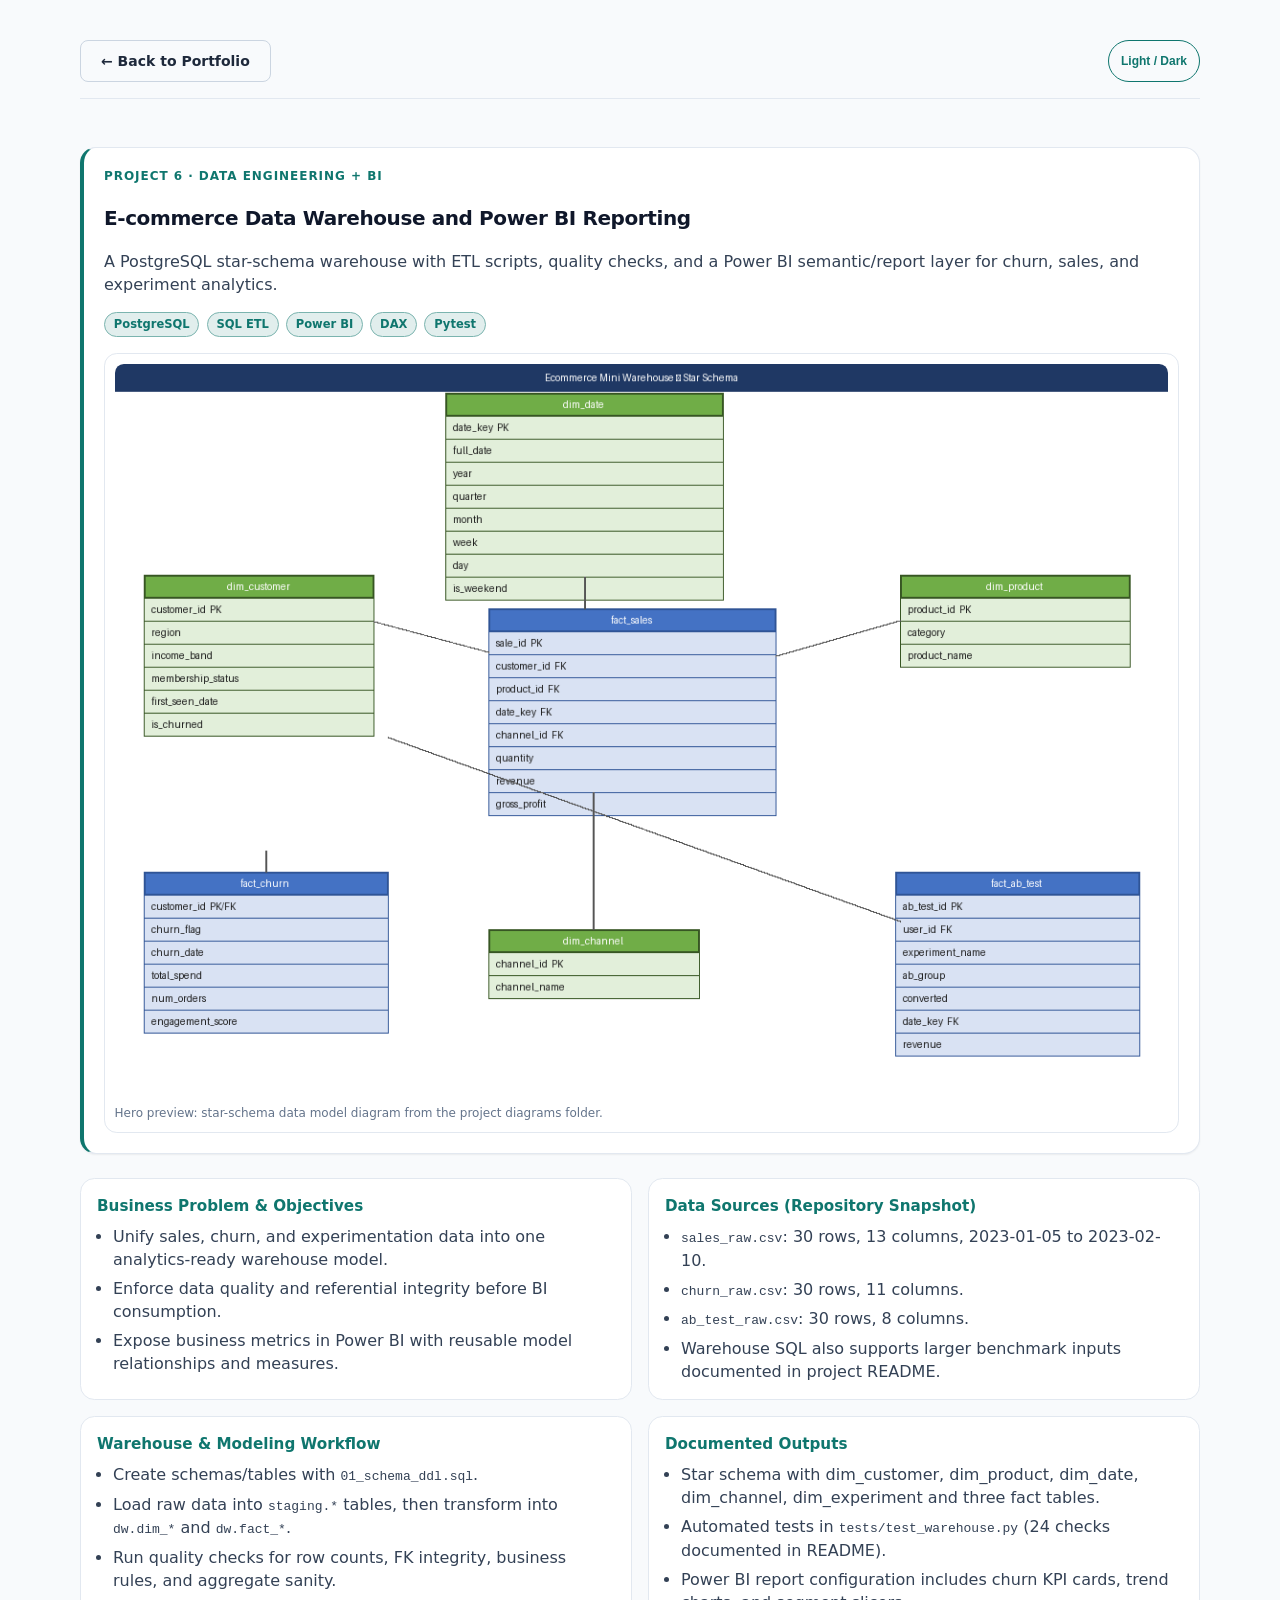
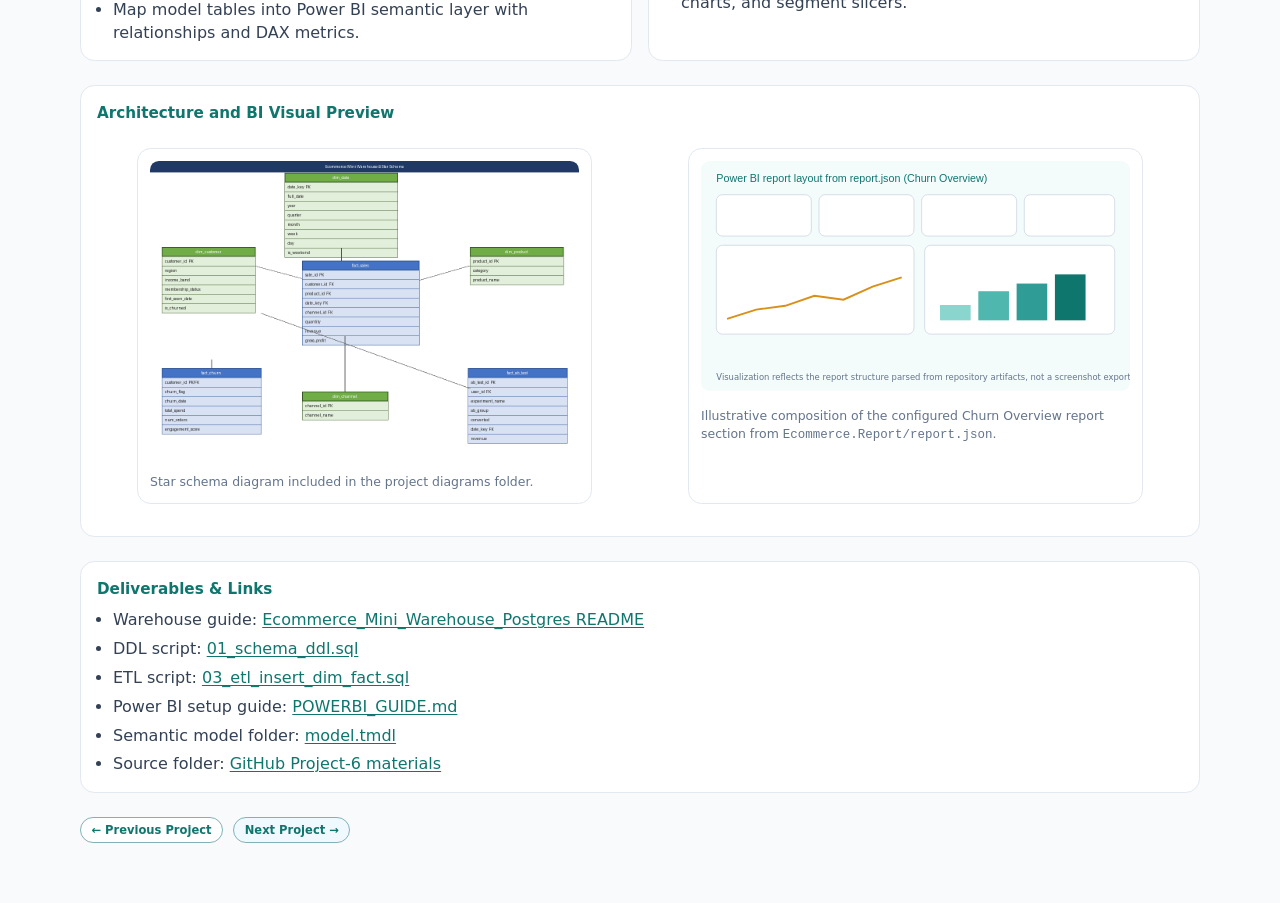
<file: assets/projects/project-6/index.html>
<!DOCTYPE html>
<html lang="en" class="page-root">
<head>
  <meta charset="UTF-8">
  <meta name="viewport" content="width=device-width, initial-scale=1.0">
  <title>Project 6 | E-commerce Data Warehouse and Power BI</title>
  <link rel="stylesheet" href="../../../styles.css">
</head>
<body class="page-body project-detail-page project-theme--p6">
  <main class="layout-container page-main">
    <div class="project-detail-header">
      <a class="btn-secondary" href="../../../Copilot - Portfolio Site(3).html#projects">← Back to Portfolio</a>
      <button class="theme-button project-theme-toggle" type="button" onclick="toggleTheme()">Light / Dark</button>
    </div>

    <section class="section-block section-block--no-margin-top">
      <article class="project-hero">
        <p class="project-kicker">Project 6 · Data Engineering + BI</p>
        <h1 class="section-title">E-commerce Data Warehouse and Power BI Reporting</h1>
        <p class="project-summary">A PostgreSQL star-schema warehouse with ETL scripts, quality checks, and a Power BI semantic/report layer for churn, sales, and experiment analytics.</p>
        <div class="project-chip-row">
          <span class="project-chip">PostgreSQL</span><span class="project-chip">SQL ETL</span><span class="project-chip">Power BI</span><span class="project-chip">DAX</span><span class="project-chip">Pytest</span>
        </div>
        <figure class="project-hero-preview">
          <img src="images/ecommerce_star_schema.png" alt="Star schema architecture diagram for the e-commerce analytics warehouse">
          <figcaption>Hero preview: star-schema data model diagram from the project diagrams folder.</figcaption>
        </figure>
      </article>

      <div class="stack-large stack-large--with-margin-top">
        <div class="project-section-grid">
          <article class="project-card-detail">
            <h2 class="project-card-title">Business Problem & Objectives</h2>
            <ul class="project-list">
              <li>Unify sales, churn, and experimentation data into one analytics-ready warehouse model.</li>
              <li>Enforce data quality and referential integrity before BI consumption.</li>
              <li>Expose business metrics in Power BI with reusable model relationships and measures.</li>
            </ul>
          </article>
          <article class="project-card-detail">
            <h2 class="project-card-title">Data Sources (Repository Snapshot)</h2>
            <ul class="project-list">
              <li><code>sales_raw.csv</code>: 30 rows, 13 columns, 2023-01-05 to 2023-02-10.</li>
              <li><code>churn_raw.csv</code>: 30 rows, 11 columns.</li>
              <li><code>ab_test_raw.csv</code>: 30 rows, 8 columns.</li>
              <li>Warehouse SQL also supports larger benchmark inputs documented in project README.</li>
            </ul>
          </article>
          <article class="project-card-detail">
            <h2 class="project-card-title">Warehouse & Modeling Workflow</h2>
            <ul class="project-list">
              <li>Create schemas/tables with <code>01_schema_ddl.sql</code>.</li>
              <li>Load raw data into <code>staging.*</code> tables, then transform into <code>dw.dim_*</code> and <code>dw.fact_*</code>.</li>
              <li>Run quality checks for row counts, FK integrity, business rules, and aggregate sanity.</li>
              <li>Map model tables into Power BI semantic layer with relationships and DAX metrics.</li>
            </ul>
          </article>
          <article class="project-card-detail">
            <h2 class="project-card-title">Documented Outputs</h2>
            <ul class="project-list">
              <li>Star schema with dim_customer, dim_product, dim_date, dim_channel, dim_experiment and three fact tables.</li>
              <li>Automated tests in <code>tests/test_warehouse.py</code> (24 checks documented in README).</li>
              <li>Power BI report configuration includes churn KPI cards, trend charts, and segment slicers.</li>
            </ul>
          </article>
        </div>

        <article class="project-card-detail">
          <h2 class="project-card-title">Architecture and BI Visual Preview</h2>
          <div class="project-visual-grid">
            <figure class="project-visual">
              <img src="images/ecommerce_star_schema.png" alt="E-commerce warehouse star schema diagram">
              <figcaption class="project-caption">Star schema diagram included in the project diagrams folder.</figcaption>
            </figure>
            <figure class="project-visual">
              <svg viewBox="0 0 560 300" xmlns="http://www.w3.org/2000/svg" role="img" aria-label="Power BI page layout inspired by report definition">
                <rect width="560" height="300" fill="#f4fbfb"/>
                <text x="20" y="28" font-size="14" fill="#0f766e" font-family="Inter, sans-serif">Power BI report layout from report.json (Churn Overview)</text>
                <rect x="20" y="44" width="124" height="54" rx="8" fill="#ffffff" stroke="#cbd5e1"/><rect x="154" y="44" width="124" height="54" rx="8" fill="#ffffff" stroke="#cbd5e1"/><rect x="288" y="44" width="124" height="54" rx="8" fill="#ffffff" stroke="#cbd5e1"/><rect x="422" y="44" width="118" height="54" rx="8" fill="#ffffff" stroke="#cbd5e1"/>
                <rect x="20" y="110" width="258" height="116" rx="8" fill="#ffffff" stroke="#cbd5e1"/>
                <polyline points="34,206 72,194 110,189 148,176 186,181 224,164 262,152" fill="none" stroke="#d9901a" stroke-width="2.5"/>
                <rect x="292" y="110" width="248" height="116" rx="8" fill="#ffffff" stroke="#cbd5e1"/>
                <rect x="312" y="188" width="40" height="20" fill="#8bd5cf"/><rect x="362" y="170" width="40" height="38" fill="#4fb7ae"/><rect x="412" y="160" width="40" height="48" fill="#2f9d96"/><rect x="462" y="148" width="40" height="60" fill="#0f766e"/>
                <text x="20" y="286" font-size="11" fill="#64748b">Visualization reflects the report structure parsed from repository artifacts, not a screenshot export.</text>
              </svg>
              <figcaption class="project-caption">Illustrative composition of the configured Churn Overview report section from <code>Ecommerce.Report/report.json</code>.</figcaption>
            </figure>
          </div>
        </article>

        <article class="project-card-detail project-deliverables">
          <h2 class="project-card-title">Deliverables & Links</h2>
          <ul class="project-list">
            <li>Warehouse guide: <a href="../../../Project%20Work/Project-6/Data_Management/Ecommerce_Mini_Warehouse_Postgres/README.md">Ecommerce_Mini_Warehouse_Postgres README</a></li>
            <li>DDL script: <a href="../../../Project%20Work/Project-6/Data_Management/Ecommerce_Mini_Warehouse_Postgres/sql/01_schema_ddl.sql">01_schema_ddl.sql</a></li>
            <li>ETL script: <a href="../../../Project%20Work/Project-6/Data_Management/Ecommerce_Mini_Warehouse_Postgres/sql/03_etl_insert_dim_fact.sql">03_etl_insert_dim_fact.sql</a></li>
            <li>Power BI setup guide: <a href="../../../Project%20Work/Project-6/Data_Management/Ecommerce_Mini_Warehouse_Postgres/POWERBI_GUIDE.md">POWERBI_GUIDE.md</a></li>
            <li>Semantic model folder: <a href="../../../Project%20Work/Project-6/Ecommerce.SemanticModel/definition/model.tmdl">model.tmdl</a></li>
            <li>Source folder: <a href="https://github.com/jimmyhomes12/Final-Website-File/tree/main/Project%20Work/Project-6" target="_blank" rel="noopener noreferrer">GitHub Project-6 materials</a></li>
          </ul>
        </article>

        <div class="project-nav-links">
          <a class="btn-sm" href="../project-5/index.html">← Previous Project</a>
          <a class="btn-sm hi" href="../project-1/index.html">Next Project →</a>
        </div>
      </div>
    </section>
  </main>

  <script>
    function toggleTheme() {
      const html = document.documentElement;
      html.classList.toggle('dark');
      localStorage.setItem('theme', html.classList.contains('dark') ? 'dark' : 'light');
    }
    (() => {
      const stored = localStorage.getItem('theme');
      if (stored === 'dark') document.documentElement.classList.add('dark');
    })();
  </script>
</body>
</html>
</file>
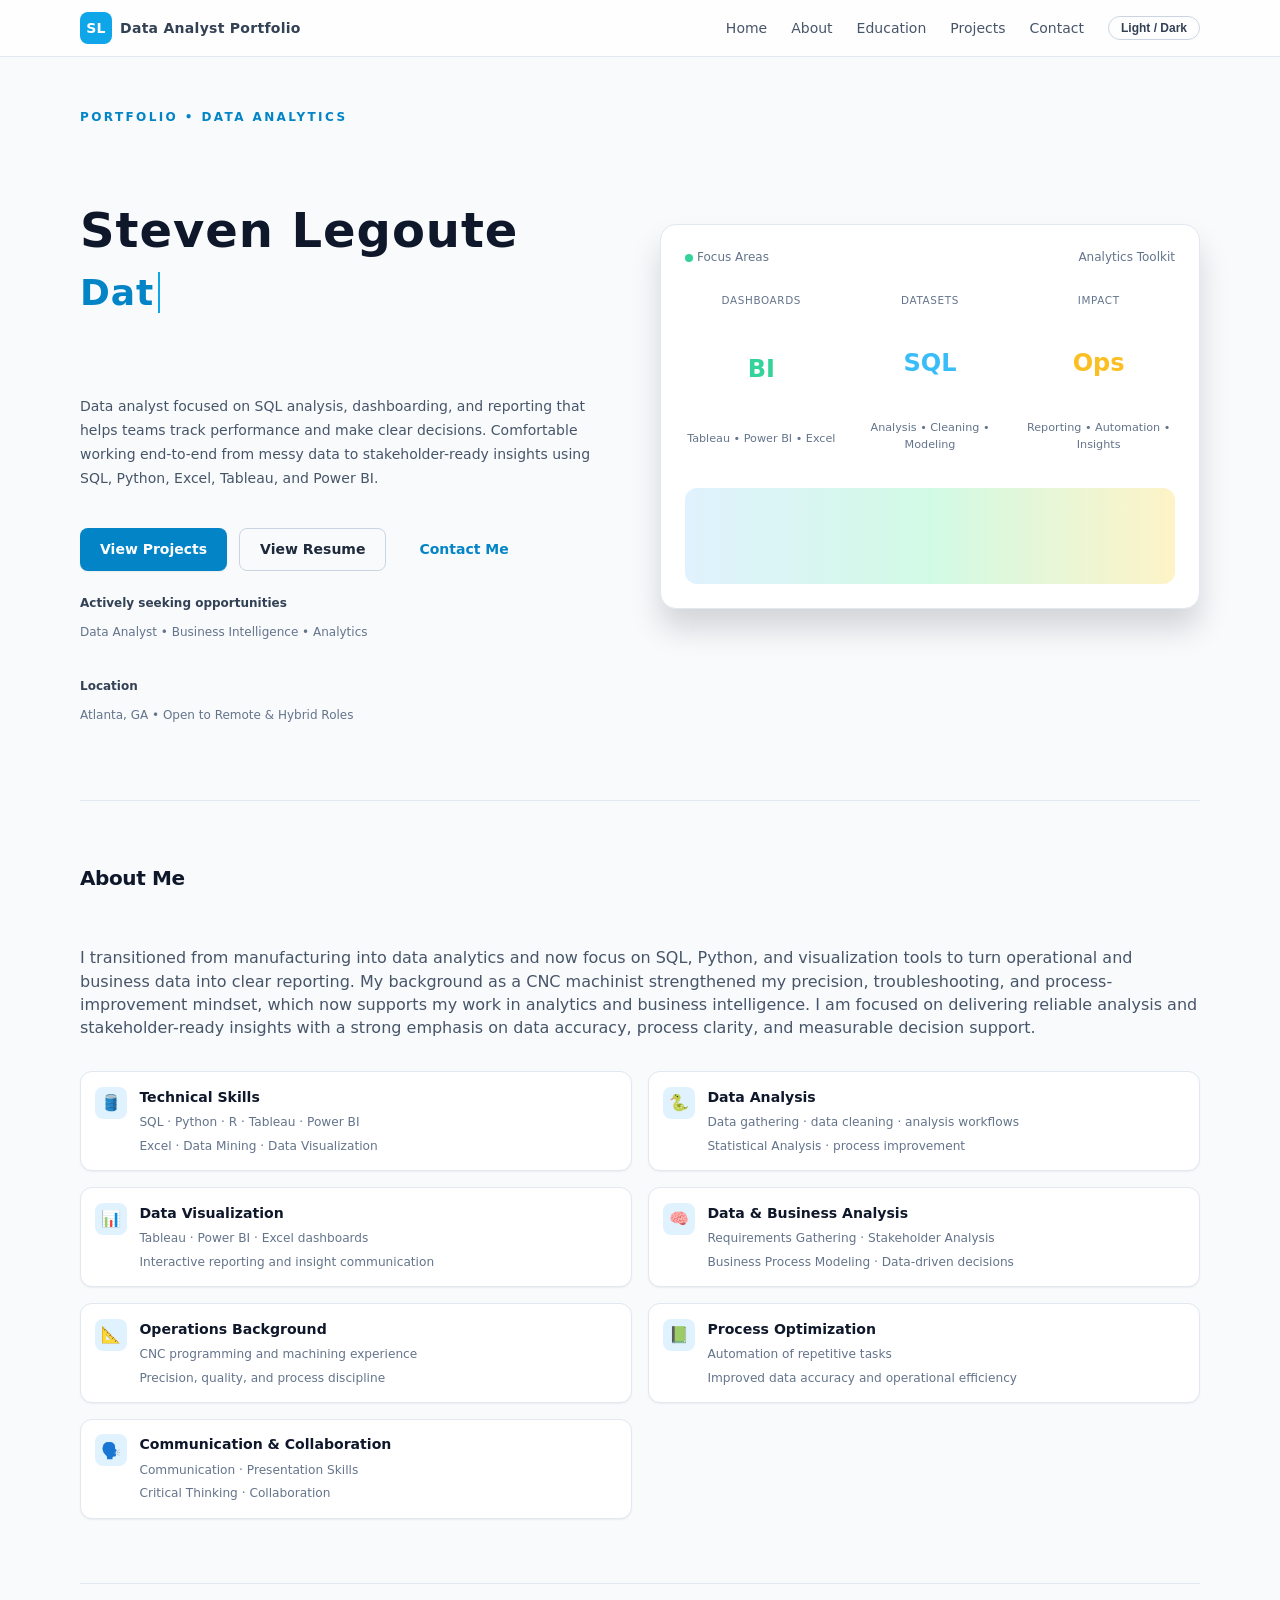
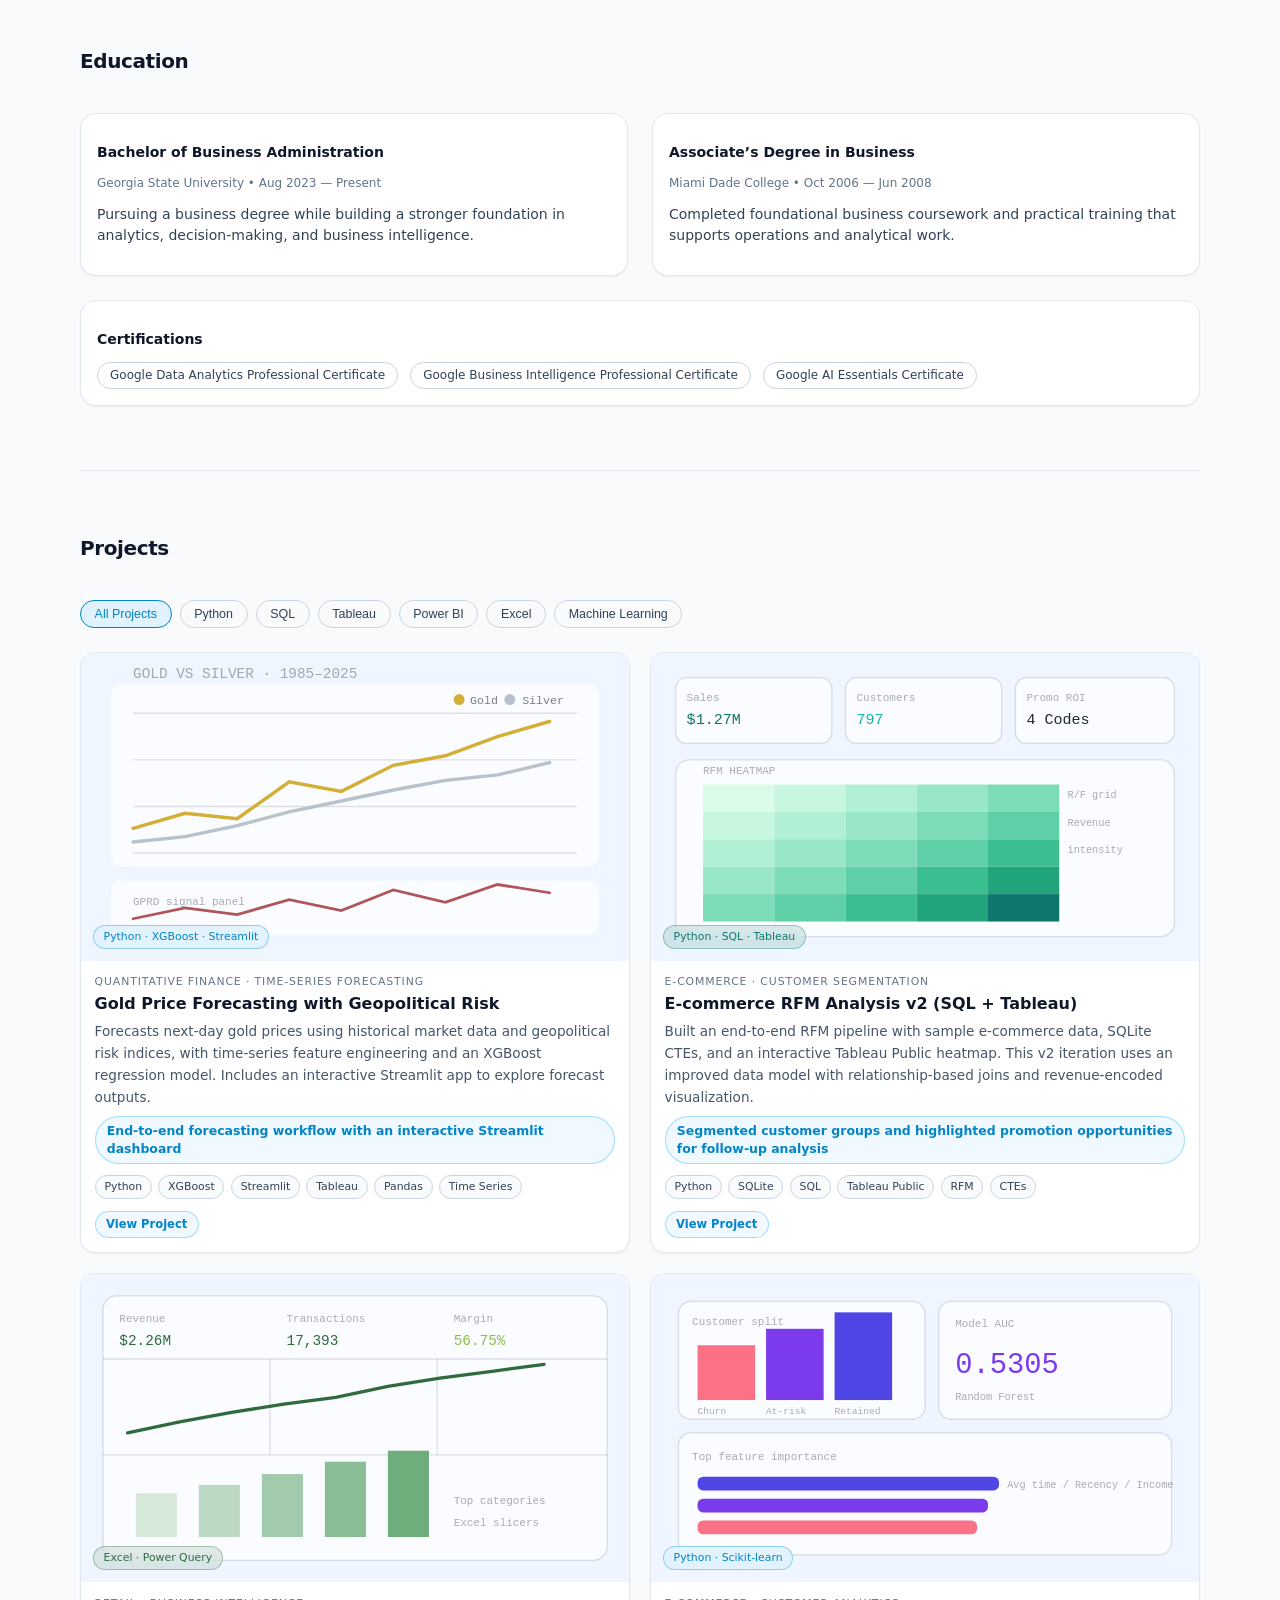
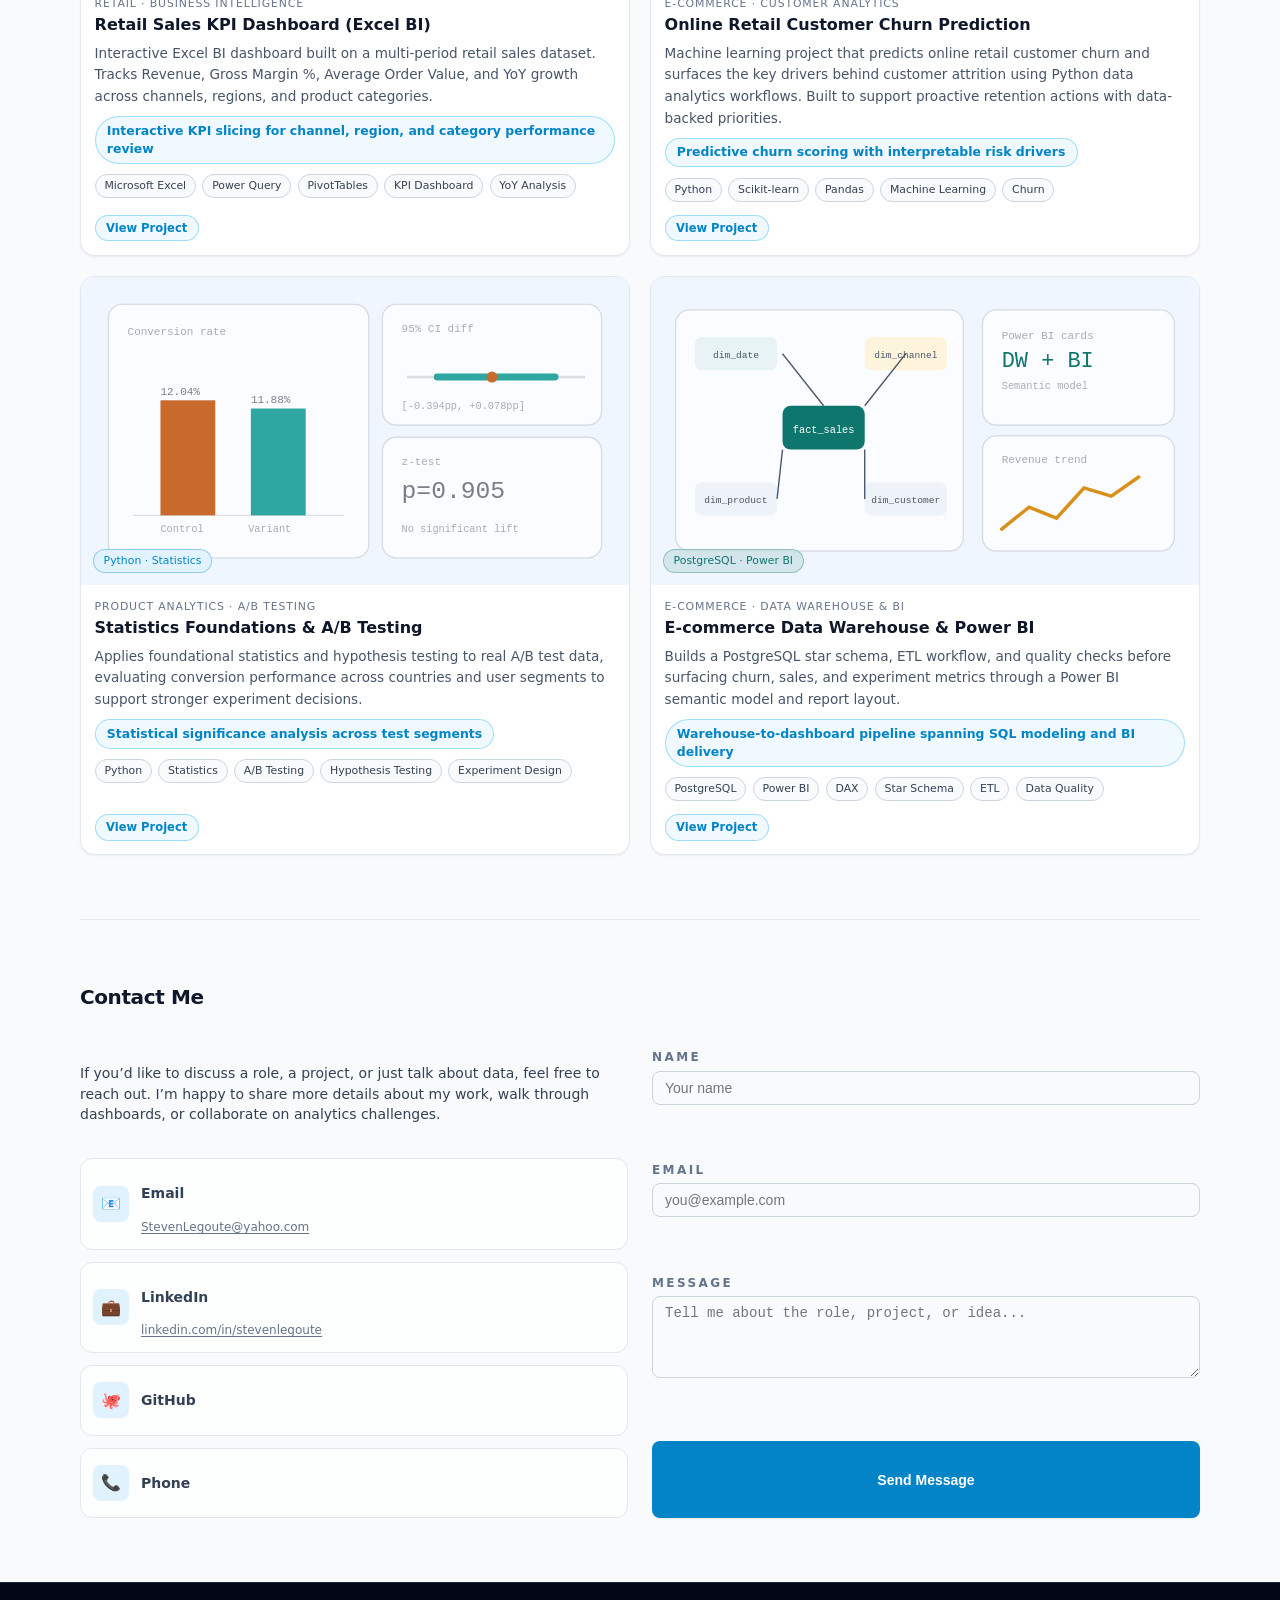
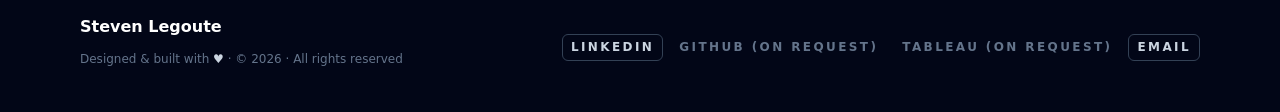
<file: Copilot - Portfolio Site(3).html>
<!DOCTYPE html>
<html lang="en" class="page-root">
<head>
  <meta charset="UTF-8">
  <meta name="viewport" content="width=device-width, initial-scale=1.0">
  <title>Data Analyst Portfolio</title>
    <script>
    function toggleTheme() {
      const html = document.documentElement;
      if (html.classList.contains('dark')) {
        html.classList.remove('dark');
        localStorage.setItem('theme', 'light');
      } else {
        html.classList.add('dark');
        localStorage.setItem('theme', 'dark');
      }
    }

    document.addEventListener('DOMContentLoaded', () => {
      const storedTheme = localStorage.getItem('theme');
      if (storedTheme === 'dark') {
        document.documentElement.classList.add('dark');
      } else {
        document.documentElement.classList.remove('dark');
        localStorage.setItem('theme', 'light');
      }
    });
  </script>
  <link rel="stylesheet" href="./styles.css">
  <style>
    .timeline-dot-current {
      background: #00C4A3;
      box-shadow: 0 0 8px rgba(0, 196, 163, 0.5);
    }

    .project-badge-rfm {
      background: rgba(15, 118, 110, 0.14);
      border-color: rgba(15, 118, 110, 0.35);
      color: #0f766e;
    }

    .project-badge-excel {
      background: rgba(47, 107, 62, 0.12);
      border-color: rgba(47, 107, 62, 0.35);
      color: #2f6b3e;
    }

    .project-badge-powerbi {
      background: rgba(15, 118, 110, 0.12);
      border-color: rgba(15, 118, 110, 0.35);
      color: #0f766e;
    }
  </style>
</head>
<body class="page-body">
  <!-- Navbar -->
  <header class="site-header">
    <div class="layout-container header-row">
      <div class="brand-group">
        <div class="brand-badge">
          SL
        </div>
        <span class="brand-title">
          Data Analyst Portfolio
        </span>
      </div>
      <nav class="nav-links">
        <a href="#hero" class="nav-link">Home</a>
        <a href="#about" class="nav-link">About</a>
        <a href="#education" class="nav-link">Education</a>
        <a href="#projects" class="nav-link">Projects</a>
        <a href="#contact" class="nav-link">Contact</a>
        <button
          type="button"
          onclick="toggleTheme()"
          class="theme-button desktop-theme-button"
        >
          Light / Dark
        </button>
      </nav>
      <button
        type="button"
        onclick="toggleTheme()"
        class="theme-button mobile-theme-button"
        aria-label="Toggle theme"
      >
        ☾
      </button>
    </div>
  </header>

  <main class="layout-container page-main">
    <!-- Hero Section -->
    <section id="hero" class="hero-grid">
      <div class="stack-large">
        <p class="section-eyebrow">
          Portfolio • Data Analytics
        </p>
        <h1 class="hero-heading">
          Steven Legoute
          <span class="hero-highlight">
            <span id="typing" class="typing-text">Data Analyst</span>
          </span>
        </h1>
        <p class="hero-summary">
          Data analyst focused on SQL analysis, dashboarding, and reporting that helps teams track performance and make clear decisions.
          Comfortable working end-to-end from messy data to stakeholder-ready insights using SQL, Python, Excel, Tableau, and Power BI.
        </p>
        <div class="button-row">
          <a
            href="#projects"
            class="btn-primary"
          >
            View Projects
          </a>
          <a
            href="assets/resume/2026 SLegoute resume.pdf"
            target="_blank"
            rel="noopener noreferrer"
            class="btn-secondary"
          >
            View Resume
          </a>
          <a
            href="#contact"
            class="btn-tertiary"
          >
            Contact Me
          </a>
        </div>
        <div class="hero-meta-grid">
          <div>
            <p class="hero-meta-title">Actively seeking opportunities</p>
            <p>Data Analyst • Business Intelligence • Analytics</p>
          </div>
          <div>
            <p class="hero-meta-title">Location</p>
            <p>Atlanta, GA • Open to Remote &amp; Hybrid Roles</p>
          </div>
        </div>
      </div>
      <div class="stack-large">
        <div
          class="hero-panel"
        >
          <div class="hero-panel-top">
            <span class="inline-note">
              <span class="status-dot"></span>
              Focus Areas
            </span>
            <span>Analytics Toolkit</span>
          </div>
          <div class="focus-grid">
            <div class="stack-tight">
              <p class="mini-label">Dashboards</p>
              <p class="focus-value emerald">BI</p>
              <p class="mini-caption">Tableau • Power BI • Excel</p>
            </div>
            <div class="stack-tight">
              <p class="mini-label">Datasets</p>
              <p class="focus-value sky">SQL</p>
              <p class="mini-caption">Analysis • Cleaning • Modeling</p>
            </div>
            <div class="stack-tight">
              <p class="mini-label">Impact</p>
              <p class="focus-value amber">Ops</p>
              <p class="mini-caption">Reporting • Automation • Insights</p>
            </div>
          </div>
          <div class="hero-chart-placeholder">
            <!-- Decorative chart placeholder -->
          </div>
        </div>
      </div>
    </section>

    <!-- About Me Section -->
    <section id="about" class="section-block">
      <div class="section-header">
        <h2 class="section-title">About Me</h2>
      </div>

    <div class="about-grid">

      <!-- LEFT: story + timeline -->
      <div>
        <div class="about-text reveal">
            <p>I transitioned from manufacturing into data analytics and now focus on SQL, Python, and visualization tools to turn operational and business data into clear reporting. My background as a CNC machinist strengthened my precision, troubleshooting, and process-improvement mindset, which now supports my work in analytics and business intelligence. I am focused on delivering reliable analysis and stakeholder-ready insights with a strong emphasis on data accuracy, process clarity, and measurable decision support.</p>
        </div>

      </div>

    </div><!-- /about-grid -->

    <!-- About cards moved below the About Me text; two-column layout handled in CSS -->
    <div class="about-cards">
      <div class="about-card reveal delay-1">
        <div class="card-icon">🛢️</div>
        <div class="card-body">
          <strong>Technical Skills</strong>
          <span>SQL · Python · R · Tableau · Power BI<br>Excel · Data Mining · Data Visualization</span>
        </div>
      </div>
      <div class="about-card reveal delay-1">
        <div class="card-icon">🐍</div>
        <div class="card-body">
          <strong>Data Analysis</strong>
          <span>Data gathering · data cleaning · analysis workflows<br>Statistical Analysis · process improvement</span>
        </div>
      </div>
      <div class="about-card reveal delay-2">
        <div class="card-icon">📊</div>
        <div class="card-body">
          <strong>Data Visualization</strong>
          <span>Tableau · Power BI · Excel dashboards<br>Interactive reporting and insight communication</span>
        </div>
      </div>
      <div class="about-card reveal delay-2">
        <div class="card-icon">🧠</div>
        <div class="card-body">
          <strong>Data &amp; Business Analysis</strong>
          <span>Requirements Gathering · Stakeholder Analysis<br>Business Process Modeling · Data-driven decisions</span>
        </div>
      </div>
      <div class="about-card reveal delay-3">
        <div class="card-icon">📐</div>
        <div class="card-body">
          <strong>Operations Background</strong>
          <span>CNC programming and machining experience<br>Precision, quality, and process discipline</span>
        </div>
      </div>
      <div class="about-card reveal delay-3">
        <div class="card-icon">📗</div>
        <div class="card-body">
          <strong>Process Optimization</strong>
          <span>Automation of repetitive tasks<br>Improved data accuracy and operational efficiency</span>
        </div>
      </div>
      <div class="about-card reveal delay-4">
        <div class="card-icon">🗣️</div>
        <div class="card-body">
          <strong>Communication &amp; Collaboration</strong>
          <span>Communication · Presentation Skills<br>Critical Thinking · Collaboration</span>
        </div>
      </div>
    </div>
</section>

    <!-- Education Section -->
    <section id="education" class="section-block">
      <div class="section-header">
        <h2 class="section-title">Education</h2>
      </div>

      <div class="two-column-grid">
        <div class="surface-card">
          <h3 class="card-title">Bachelor of Business Administration</h3>
          <p class="meta-text">Georgia State University • Aug 2023 — Present</p>
          <p class="body-copy">
            Pursuing a business degree while building a stronger foundation in analytics, decision-making, and business intelligence.
          </p>
        </div>

        <div class="surface-card">
          <h3 class="card-title">Associate’s Degree in Business</h3>
          <p class="meta-text">Miami Dade College • Oct 2006 — Jun 2008</p>
          <p class="body-copy">
            Completed foundational business coursework and practical training that supports operations and analytical work.
          </p>
        </div>

        <!-- Certifications -->
        <div class="surface-card wide-card">
          <h3 class="card-title">Certifications</h3>
          <div class="chip-row">
            <span class="chip">Google Data Analytics Professional Certificate</span>
            <span class="chip">Google Business Intelligence Professional Certificate</span>
            <span class="chip">Google AI Essentials Certificate</span>
          </div>
        </div>
      </div>
    </section>

    <!-- Projects Section -->
    <section id="projects" class="section-block">
      <div class="section-header">
        <h2 class="section-title">Projects</h2>
      </div>

    <!-- Filter bar -->
    <div class="filter-bar reveal delay-1">
      <button type="button" class="filter-btn active" data-filter="all">All Projects</button>
      <button type="button" class="filter-btn" data-filter="python">Python</button>
      <button type="button" class="filter-btn" data-filter="sql">SQL</button>
      <button type="button" class="filter-btn" data-filter="tableau">Tableau</button>
      <button type="button" class="filter-btn" data-filter="powerbi">Power BI</button>
      <button type="button" class="filter-btn" data-filter="excel">Excel</button>
      <button type="button" class="filter-btn" data-filter="ml">Machine Learning</button>
    </div>

    <div class="projects-grid">

      <!-- ── Project 1 ── -->
      <div class="project-card reveal" data-tags="python,tableau,ml">
        <div class="project-thumb project-thumb--p1">
          <svg viewBox="0 0 400 225" xmlns="http://www.w3.org/2000/svg" preserveAspectRatio="none" role="img" aria-labelledby="p1-thumb-title p1-thumb-desc">
            <title id="p1-thumb-title">Gold and silver forecasting thumbnail</title>
            <desc id="p1-thumb-desc">Line chart with gold and silver series and a geopolitical risk mini panel.</desc>
            <rect width="400" height="225" fill="var(--thumb-bg)"/>
            <rect x="22" y="22" width="356" height="134" rx="8" fill="var(--thumb-surface)"/>
            <g stroke="var(--thumb-grid)" stroke-width="1">
              <line x1="38" y1="44" x2="362" y2="44"/>
              <line x1="38" y1="78" x2="362" y2="78"/>
              <line x1="38" y1="112" x2="362" y2="112"/>
              <line x1="38" y1="146" x2="362" y2="146"/>
            </g>
            <polyline points="38,128 76,117 114,121 152,94 190,101 228,82 266,75 304,61 342,50"
              fill="none" stroke="var(--p1-gold)" stroke-width="2.5" stroke-linecap="round"/>
            <polyline points="38,138 76,134 114,126 152,116 190,108 228,100 266,93 304,89 342,80"
              fill="none" stroke="var(--p1-silver)" stroke-width="2.5" stroke-linecap="round"/>
            <rect x="22" y="166" width="356" height="40" rx="8" fill="var(--thumb-surface)"/>
            <polyline points="38,194 76,186 114,191 152,180 190,188 228,173 266,182 304,169 342,175"
              fill="none" stroke="var(--p1-risk)" stroke-width="2" stroke-linecap="round"/>
            <text x="38" y="18" font-family="monospace" font-size="10.5" fill="var(--thumb-soft)">GOLD VS SILVER · 1985–2025</text>
            <text x="38" y="184" font-family="monospace" font-size="8" fill="var(--thumb-soft)">GPRD signal panel</text>
            <g font-family="monospace" font-size="8.5" fill="var(--thumb-label)">
              <text x="284" y="37">Gold</text>
              <text x="322" y="37">Silver</text>
            </g>
            <circle cx="276" cy="34" r="4" fill="var(--p1-gold)"/>
            <circle cx="313" cy="34" r="4" fill="var(--p1-silver)"/>
          </svg>
          <div class="project-badge">Python · XGBoost · Streamlit</div>
        </div>
        <div class="project-body">
          <div class="project-category">Quantitative Finance · Time-Series Forecasting</div>
          <h3 class="project-title"><a class="project-title-link" href="assets/projects/project-1/index.html">Gold Price Forecasting with Geopolitical Risk</a></h3>
          <div class="project-desc">
            Forecasts next-day gold prices using historical market data and geopolitical risk
            indices, with time-series feature engineering and an XGBoost regression model.
            Includes an interactive Streamlit app to explore forecast outputs.
          </div>
          <div class="project-impact">End-to-end forecasting workflow with an interactive Streamlit dashboard</div>
          <div class="project-tags">
            <span class="project-tag">Python</span>
            <span class="project-tag">XGBoost</span>
            <span class="project-tag">Streamlit</span>
            <span class="project-tag">Tableau</span>
            <span class="project-tag">Pandas</span>
            <span class="project-tag">Time Series</span>
          </div>
          <div class="project-links">
            <a href="assets/projects/project-1/index.html" class="btn-sm hi">View Project</a>
          </div>
        </div>
      </div>

      <!-- ── Project 2 ── -->
      <div class="project-card reveal delay-1" data-tags="python,sql,tableau">
        <div class="project-thumb project-thumb--p2">
          <svg viewBox="0 0 400 225" xmlns="http://www.w3.org/2000/svg" preserveAspectRatio="none" role="img" aria-labelledby="p2-thumb-title p2-thumb-desc">
            <title id="p2-thumb-title">E-commerce RFM dashboard thumbnail</title>
            <desc id="p2-thumb-desc">KPI cards above an RFM heatmap with sales panel highlights.</desc>
            <rect width="400" height="225" fill="var(--thumb-bg)"/>
            <rect x="18" y="18" width="114" height="48" rx="8" fill="var(--thumb-surface)" stroke="var(--thumb-grid)"/>
            <rect x="142" y="18" width="114" height="48" rx="8" fill="var(--thumb-surface)" stroke="var(--thumb-grid)"/>
            <rect x="266" y="18" width="116" height="48" rx="8" fill="var(--thumb-surface)" stroke="var(--thumb-grid)"/>
            <text x="26" y="35" font-family="monospace" font-size="8" fill="var(--thumb-soft)">Sales</text>
            <text x="26" y="52" font-family="monospace" font-size="11" fill="var(--p2-emerald)">$1.27M</text>
            <text x="150" y="35" font-family="monospace" font-size="8" fill="var(--thumb-soft)">Customers</text>
            <text x="150" y="52" font-family="monospace" font-size="11" fill="var(--p2-teal)">797</text>
            <text x="274" y="35" font-family="monospace" font-size="8" fill="var(--thumb-soft)">Promo ROI</text>
            <text x="274" y="52" font-family="monospace" font-size="11" fill="var(--p2-charcoal)">4 Codes</text>
            <rect x="18" y="78" width="364" height="129" rx="10" fill="var(--thumb-surface)" stroke="var(--thumb-grid)"/>
            <g>
              <rect x="38" y="96" width="52" height="20" fill="#d9fbe7"/><rect x="90" y="96" width="52" height="20" fill="#c8f7e0"/><rect x="142" y="96" width="52" height="20" fill="#b2f0d5"/><rect x="194" y="96" width="52" height="20" fill="#98e7c8"/><rect x="246" y="96" width="52" height="20" fill="#7ddcb8"/>
              <rect x="38" y="116" width="52" height="20" fill="#c8f7e0"/><rect x="90" y="116" width="52" height="20" fill="#b2f0d5"/><rect x="142" y="116" width="52" height="20" fill="#98e7c8"/><rect x="194" y="116" width="52" height="20" fill="#7ddcb8"/><rect x="246" y="116" width="52" height="20" fill="#5fcfa7"/>
              <rect x="38" y="136" width="52" height="20" fill="#b2f0d5"/><rect x="90" y="136" width="52" height="20" fill="#98e7c8"/><rect x="142" y="136" width="52" height="20" fill="#7ddcb8"/><rect x="194" y="136" width="52" height="20" fill="#5fcfa7"/><rect x="246" y="136" width="52" height="20" fill="#3bbf91"/>
              <rect x="38" y="156" width="52" height="20" fill="#98e7c8"/><rect x="90" y="156" width="52" height="20" fill="#7ddcb8"/><rect x="142" y="156" width="52" height="20" fill="#5fcfa7"/><rect x="194" y="156" width="52" height="20" fill="#3bbf91"/><rect x="246" y="156" width="52" height="20" fill="#22a57c"/>
              <rect x="38" y="176" width="52" height="20" fill="#7ddcb8"/><rect x="90" y="176" width="52" height="20" fill="#5fcfa7"/><rect x="142" y="176" width="52" height="20" fill="#3bbf91"/><rect x="194" y="176" width="52" height="20" fill="#22a57c"/><rect x="246" y="176" width="52" height="20" fill="#0f766e"/>
            </g>
            <text x="304" y="106" font-family="monospace" font-size="7.5" fill="var(--thumb-soft)">R/F grid</text>
            <text x="304" y="126" font-family="monospace" font-size="7.5" fill="var(--thumb-soft)">Revenue</text>
            <text x="304" y="146" font-family="monospace" font-size="7.5" fill="var(--thumb-soft)">intensity</text>
            <text x="38" y="88" font-family="monospace" font-size="8" fill="var(--thumb-soft)">RFM HEATMAP</text>
          </svg>
          <div class="project-badge project-badge-rfm">Python · SQL · Tableau</div>
        </div>
        <div class="project-body">
          <div class="project-category">E-commerce · Customer Segmentation</div>
          <h3 class="project-title"><a class="project-title-link" href="assets/projects/project-2/index.html">E-commerce RFM Analysis v2 (SQL + Tableau)</a></h3>
          <div class="project-desc">
            Built an end-to-end RFM pipeline with sample e-commerce data, SQLite CTEs,
            and an interactive Tableau Public heatmap. This v2 iteration uses an improved data
            model with relationship-based joins and revenue-encoded visualization.
          </div>
          <div class="project-impact">Segmented customer groups and highlighted promotion opportunities for follow-up analysis</div>
          <div class="project-tags">
            <span class="project-tag">Python</span>
            <span class="project-tag">SQLite</span>
            <span class="project-tag">SQL</span>
            <span class="project-tag">Tableau Public</span>
            <span class="project-tag">RFM</span>
            <span class="project-tag">CTEs</span>
          </div>
          <div class="project-links">
            <a href="assets/projects/project-2/index.html" class="btn-sm hi">View Project</a>
          </div>
        </div>
      </div>

      <!-- ── Project 3 ── -->
      <div class="project-card reveal delay-2" data-tags="excel">
        <div class="project-thumb project-thumb--p3">
          <svg viewBox="0 0 400 225" xmlns="http://www.w3.org/2000/svg" preserveAspectRatio="none" role="img" aria-labelledby="p3-thumb-title p3-thumb-desc">
            <title id="p3-thumb-title">Excel retail KPI dashboard thumbnail</title>
            <desc id="p3-thumb-desc">Spreadsheet-inspired layout with KPI cards, trend line, and category bars.</desc>
            <rect width="400" height="225" fill="var(--thumb-bg)"/>
            <rect x="16" y="16" width="368" height="193" rx="10" fill="var(--thumb-surface)" stroke="var(--thumb-grid)"/>
            <g stroke="var(--thumb-grid)" stroke-width="1">
              <line x1="16" y1="62" x2="384" y2="62"/>
              <line x1="16" y1="132" x2="384" y2="132"/>
              <line x1="138" y1="62" x2="138" y2="132"/>
              <line x1="260" y1="62" x2="260" y2="132"/>
            </g>
            <text x="28" y="35" font-family="monospace" font-size="8" fill="var(--thumb-soft)">Revenue</text>
            <text x="28" y="52" font-family="monospace" font-size="10.5" fill="var(--p3-forest)">$2.26M</text>
            <text x="150" y="35" font-family="monospace" font-size="8" fill="var(--thumb-soft)">Transactions</text>
            <text x="150" y="52" font-family="monospace" font-size="10.5" fill="var(--p3-forest)">17,393</text>
            <text x="272" y="35" font-family="monospace" font-size="8" fill="var(--thumb-soft)">Margin</text>
            <text x="272" y="52" font-family="monospace" font-size="10.5" fill="var(--p3-lime)">56.75%</text>
            <polyline points="34,116 72,108 110,101 148,95 186,90 224,82 262,76 300,71 338,66"
              fill="none" stroke="var(--p3-forest)" stroke-width="2.4" stroke-linecap="round"/>
            <g>
              <rect x="40" y="160" width="30" height="32" fill="#d6e8d9"/>
              <rect x="86" y="154" width="30" height="38" fill="#bdd9c3"/>
              <rect x="132" y="146" width="30" height="46" fill="#a2caac"/>
              <rect x="178" y="137" width="30" height="55" fill="#89bd95"/>
              <rect x="224" y="129" width="30" height="63" fill="#70ad7d"/>
            </g>
            <text x="272" y="168" font-family="monospace" font-size="8" fill="var(--thumb-soft)">Top categories</text>
            <text x="272" y="184" font-family="monospace" font-size="8" fill="var(--thumb-soft)">Excel slicers</text>
          </svg>
          <div class="project-badge project-badge-excel">Excel · Power Query</div>
        </div>
        <div class="project-body">
          <div class="project-category">Retail · Business Intelligence</div>
          <h3 class="project-title"><a class="project-title-link" href="assets/projects/project-3/index.html">Retail Sales KPI Dashboard (Excel BI)</a></h3>
          <div class="project-desc">
            Interactive Excel BI dashboard built on a multi-period retail sales dataset.
            Tracks Revenue, Gross Margin %, Average Order Value, and YoY growth
            across channels, regions, and product categories.
          </div>
          <div class="project-impact">Interactive KPI slicing for channel, region, and category performance review</div>
          <div class="project-tags">
            <span class="project-tag">Microsoft Excel</span>
            <span class="project-tag">Power Query</span>
            <span class="project-tag">PivotTables</span>
            <span class="project-tag">KPI Dashboard</span>
            <span class="project-tag">YoY Analysis</span>
          </div>
          <div class="project-links">
            <a href="assets/projects/project-3/index.html" class="btn-sm hi">View Project</a>
          </div>
        </div>
      </div>

      <!-- ── Project 4 ── -->
      <div class="project-card reveal delay-3" data-tags="python,ml">
        <div class="project-thumb project-thumb--p4">
          <svg viewBox="0 0 400 225" xmlns="http://www.w3.org/2000/svg" preserveAspectRatio="none" role="img" aria-labelledby="p4-thumb-title p4-thumb-desc">
            <title id="p4-thumb-title">Customer churn model thumbnail</title>
            <desc id="p4-thumb-desc">Churn and retention bars with model AUC and top feature chart.</desc>
            <rect width="400" height="225" fill="var(--thumb-bg)"/>
            <rect x="20" y="20" width="180" height="86" rx="9" fill="var(--thumb-surface)" stroke="var(--thumb-grid)"/>
            <text x="30" y="37" font-family="monospace" font-size="8" fill="var(--thumb-soft)">Customer split</text>
            <rect x="34" y="52" width="42" height="40" fill="var(--p4-coral)"/>
            <rect x="84" y="40" width="42" height="52" fill="var(--p4-violet)"/>
            <rect x="134" y="28" width="42" height="64" fill="var(--p4-indigo)"/>
            <text x="34" y="102" font-family="monospace" font-size="7" fill="var(--thumb-soft)">Churn</text>
            <text x="84" y="102" font-family="monospace" font-size="7" fill="var(--thumb-soft)">At-risk</text>
            <text x="134" y="102" font-family="monospace" font-size="7" fill="var(--thumb-soft)">Retained</text>
            <rect x="210" y="20" width="170" height="86" rx="9" fill="var(--thumb-surface)" stroke="var(--thumb-grid)"/>
            <text x="222" y="39" font-family="monospace" font-size="8" fill="var(--thumb-soft)">Model AUC</text>
            <text x="222" y="72" font-family="monospace" font-size="21" fill="var(--p4-violet)">0.5305</text>
            <text x="222" y="92" font-family="monospace" font-size="7.5" fill="var(--thumb-soft)">Random Forest</text>
            <rect x="20" y="116" width="360" height="89" rx="9" fill="var(--thumb-surface)" stroke="var(--thumb-grid)"/>
            <text x="30" y="136" font-family="monospace" font-size="8" fill="var(--thumb-soft)">Top feature importance</text>
            <rect x="34" y="148" width="220" height="10" rx="4" fill="var(--p4-indigo)"/>
            <rect x="34" y="164" width="212" height="10" rx="4" fill="var(--p4-violet)"/>
            <rect x="34" y="180" width="204" height="10" rx="4" fill="var(--p4-coral)"/>
            <text x="260" y="156" font-family="monospace" font-size="7.5" fill="var(--thumb-soft)">Avg time / Recency / Income</text>
          </svg>
          <div class="project-badge">Python · Scikit-learn</div>
        </div>
        <div class="project-body">
          <div class="project-category">E-commerce · Customer Analytics</div>
          <h3 class="project-title"><a class="project-title-link" href="assets/projects/project-4/index.html">Online Retail Customer Churn Prediction</a></h3>
          <div class="project-desc">
            Machine learning project that predicts online retail customer churn and surfaces
            the key drivers behind customer attrition using Python data analytics workflows.
            Built to support proactive retention actions with data-backed priorities.
          </div>
          <div class="project-impact">Predictive churn scoring with interpretable risk drivers</div>
          <div class="project-tags">
            <span class="project-tag">Python</span>
            <span class="project-tag">Scikit-learn</span>
            <span class="project-tag">Pandas</span>
            <span class="project-tag">Machine Learning</span>
            <span class="project-tag">Churn</span>
          </div>
          <div class="project-links">
            <a href="assets/projects/project-4/index.html" class="btn-sm hi">View Project</a>
          </div>
        </div>
      </div>

      <!-- ── Project 5 ── -->
      <div class="project-card reveal" data-tags="python">
        <div class="project-thumb project-thumb--p5">
          <svg viewBox="0 0 400 225" xmlns="http://www.w3.org/2000/svg" preserveAspectRatio="none" role="img" aria-labelledby="p5-thumb-title p5-thumb-desc">
            <title id="p5-thumb-title">A/B testing analytics thumbnail</title>
            <desc id="p5-thumb-desc">Control vs treatment conversion bars with confidence interval and z-test result.</desc>
            <rect width="400" height="225" fill="var(--thumb-bg)"/>
            <rect x="20" y="20" width="190" height="185" rx="10" fill="var(--thumb-surface)" stroke="var(--thumb-grid)"/>
            <rect x="220" y="20" width="160" height="88" rx="10" fill="var(--thumb-surface)" stroke="var(--thumb-grid)"/>
            <rect x="220" y="117" width="160" height="88" rx="10" fill="var(--thumb-surface)" stroke="var(--thumb-grid)"/>
            <text x="34" y="42" font-family="monospace" font-size="8" fill="var(--thumb-soft)">Conversion rate</text>
            <line x1="38" y1="174" x2="192" y2="174" stroke="var(--thumb-grid)"/>
            <rect x="58" y="90" width="40" height="84" fill="var(--p5-orange)"/>
            <rect x="124" y="96" width="40" height="78" fill="var(--p5-turquoise)"/>
            <text x="58" y="186" font-family="monospace" font-size="7.5" fill="var(--thumb-soft)">Control</text>
            <text x="122" y="186" font-family="monospace" font-size="7.5" fill="var(--thumb-soft)">Variant</text>
            <text x="58" y="86" font-family="monospace" font-size="8" fill="var(--thumb-label)">12.04%</text>
            <text x="124" y="92" font-family="monospace" font-size="8" fill="var(--thumb-label)">11.88%</text>
            <text x="234" y="40" font-family="monospace" font-size="8" fill="var(--thumb-soft)">95% CI diff</text>
            <line x1="238" y1="73" x2="368" y2="73" stroke="var(--thumb-grid)" stroke-width="2"/>
            <line x1="260" y1="73" x2="346" y2="73" stroke="var(--p5-turquoise)" stroke-width="5" stroke-linecap="round"/>
            <circle cx="300" cy="73" r="4" fill="var(--p5-orange)"/>
            <text x="234" y="96" font-family="monospace" font-size="7.5" fill="var(--thumb-soft)">[-0.394pp, +0.078pp]</text>
            <text x="234" y="137" font-family="monospace" font-size="8" fill="var(--thumb-soft)">z-test</text>
            <text x="234" y="161" font-family="monospace" font-size="18" fill="var(--thumb-label)">p=0.905</text>
            <text x="234" y="186" font-family="monospace" font-size="7.5" fill="var(--thumb-soft)">No significant lift</text>
          </svg>
          <div class="project-badge">Python · Statistics</div>
        </div>
        <div class="project-body">
          <div class="project-category">Product Analytics · A/B Testing</div>
          <h3 class="project-title"><a class="project-title-link" href="assets/projects/project-5/index.html">Statistics Foundations &amp; A/B Testing</a></h3>
          <div class="project-desc">
            Applies foundational statistics and hypothesis testing to real A/B test data,
            evaluating conversion performance across countries and user segments to support
            stronger experiment decisions.
          </div>
          <div class="project-impact">Statistical significance analysis across test segments</div>
          <div class="project-tags">
            <span class="project-tag">Python</span>
            <span class="project-tag">Statistics</span>
            <span class="project-tag">A/B Testing</span>
            <span class="project-tag">Hypothesis Testing</span>
            <span class="project-tag">Experiment Design</span>
          </div>
          <div class="project-links">
            <a href="assets/projects/project-5/index.html" class="btn-sm hi">View Project</a>
          </div>
        </div>
      </div>

      <!-- ── Project 6 ── -->
      <div class="project-card reveal delay-1" data-tags="powerbi">
        <div class="project-thumb project-thumb--p6">
          <svg viewBox="0 0 400 225" xmlns="http://www.w3.org/2000/svg" preserveAspectRatio="none" role="img" aria-labelledby="p6-thumb-title p6-thumb-desc">
            <title id="p6-thumb-title">Data warehouse and Power BI thumbnail</title>
            <desc id="p6-thumb-desc">Star schema diagram with fact table and dimensions plus BI KPI panel.</desc>
            <rect width="400" height="225" fill="var(--thumb-bg)"/>
            <rect x="18" y="24" width="210" height="176" rx="10" fill="var(--thumb-surface)" stroke="var(--thumb-grid)"/>
            <rect x="96" y="94" width="60" height="32" rx="6" fill="var(--p6-teal)"/>
            <text x="126" y="114" font-family="monospace" font-size="7.5" fill="#ffffff" text-anchor="middle">fact_sales</text>
            <rect x="32" y="44" width="60" height="24" rx="5" fill="#e7f3f4"/><text x="62" y="59" font-family="monospace" font-size="7" fill="var(--p6-slate)" text-anchor="middle">dim_date</text>
            <rect x="156" y="44" width="60" height="24" rx="5" fill="#fef4dc"/><text x="186" y="59" font-family="monospace" font-size="7" fill="var(--p6-slate)" text-anchor="middle">dim_channel</text>
            <rect x="32" y="150" width="60" height="24" rx="5" fill="#edf3f9"/><text x="62" y="165" font-family="monospace" font-size="7" fill="var(--p6-slate)" text-anchor="middle">dim_product</text>
            <rect x="156" y="150" width="60" height="24" rx="5" fill="#edf3f9"/><text x="186" y="165" font-family="monospace" font-size="7" fill="var(--p6-slate)" text-anchor="middle">dim_customer</text>
            <line x1="96" y1="56" x2="126" y2="94" stroke="var(--p6-slate)"/>
            <line x1="186" y1="56" x2="156" y2="94" stroke="var(--p6-slate)"/>
            <line x1="92" y1="162" x2="96" y2="126" stroke="var(--p6-slate)"/>
            <line x1="156" y1="126" x2="156" y2="162" stroke="var(--p6-slate)"/>
            <rect x="242" y="24" width="140" height="84" rx="10" fill="var(--thumb-surface)" stroke="var(--thumb-grid)"/>
            <text x="256" y="45" font-family="monospace" font-size="8" fill="var(--thumb-soft)">Power BI cards</text>
            <text x="256" y="66" font-family="monospace" font-size="16" fill="var(--p6-teal)">DW + BI</text>
            <text x="256" y="82" font-family="monospace" font-size="7.5" fill="var(--thumb-soft)">Semantic model</text>
            <rect x="242" y="116" width="140" height="84" rx="10" fill="var(--thumb-surface)" stroke="var(--thumb-grid)"/>
            <polyline points="256,184 276,168 296,176 316,154 336,160 356,146"
              fill="none" stroke="var(--p6-amber)" stroke-width="2.5" stroke-linecap="round"/>
            <text x="256" y="136" font-family="monospace" font-size="8" fill="var(--thumb-soft)">Revenue trend</text>
          </svg>
          <div class="project-badge project-badge-powerbi">PostgreSQL · Power BI</div>
        </div>
        <div class="project-body">
          <div class="project-category">E-commerce · Data Warehouse & BI</div>
          <h3 class="project-title"><a class="project-title-link" href="assets/projects/project-6/index.html">E-commerce Data Warehouse &amp; Power BI</a></h3>
          <div class="project-desc">
            Builds a PostgreSQL star schema, ETL workflow, and quality checks before
            surfacing churn, sales, and experiment metrics through a Power BI semantic
            model and report layout.
          </div>
          <div class="project-impact">Warehouse-to-dashboard pipeline spanning SQL modeling and BI delivery</div>
          <div class="project-tags">
            <span class="project-tag">PostgreSQL</span>
            <span class="project-tag">Power BI</span>
            <span class="project-tag">DAX</span>
            <span class="project-tag">Star Schema</span>
            <span class="project-tag">ETL</span>
            <span class="project-tag">Data Quality</span>
          </div>
          <div class="project-links">
            <a href="assets/projects/project-6/index.html" class="btn-sm hi">View Project</a>
          </div>
        </div>
      </div>

    </div><!-- /projects-grid -->
</section>

    <!-- Contact Section -->
    <section id="contact" class="section-block">
      <div class="section-header">
        <h2 class="section-title">Contact Me</h2>
      </div>
      <div class="contact-grid">
        <div class="contact-intro">
          <p>
            If you’d like to discuss a role, a project, or just talk about data, feel free to reach out. I’m happy to
            share more details about my work, walk through dashboards, or collaborate on analytics challenges.
          </p>
          <div class="stack-medium">
            <div
              class="contact-item"
            >
              <div class="contact-icon" aria-hidden="true">📧</div>
              <div>
                <p class="contact-item-title">Email</p>
                <a href="mailto:StevenLegoute@yahoo.com" class="contact-link">StevenLegoute@yahoo.com</a>
              </div>
            </div>
            <div
              class="contact-item"
            >
              <div class="contact-icon" aria-hidden="true">💼</div>
              <div>
                <p class="contact-item-title">LinkedIn</p>
                <a href="https://www.linkedin.com/in/stevenlegoute" target="_blank" rel="noopener noreferrer" class="contact-link">linkedin.com/in/stevenlegoute</a>
              </div>
            </div>
            <div
              class="contact-item"
            >
              <div class="contact-icon" aria-hidden="true">🐙</div>
              <div>
                <p class="contact-item-title">GitHub</p>
              </div>
            </div>
            <div
              class="contact-item"
            >
              <div class="contact-icon" aria-hidden="true">📞</div>
              <div>
                <p class="contact-item-title">Phone</p>
              </div>
            </div>
          </div>
        </div>
        <form class="contact-form">
          <div>
            <label class="form-label">
              Name
            </label>
            <input
              type="text"
              class="form-control"
              placeholder="Your name"
            >
          </div>
          <div>
            <label class="form-label">
              Email
            </label>
            <input
              type="email"
              class="form-control"
              placeholder="you@example.com"
            >
          </div>
          <div>
            <label class="form-label">
              Message
            </label>
            <textarea
              rows="4"
              class="form-control"
              placeholder="Tell me about the role, project, or idea..."
            ></textarea>
          </div>
          <button
            type="submit"
            class="btn-primary full-width"
          >
            Send Message
          </button>
        </form>
      </div>
    </section>
  </main>

  <footer class="site-footer">
    <div class="layout-container footer-row">
      <div>
        <div class="footer-name">Steven Legoute</div>
        <p class="footer-note">
          Designed &amp; built with <span aria-hidden="true" class="footer-heart">♥</span><span class="sr-only">love</span> · © <span id="footer-year"></span> · All rights reserved
        </p>
      </div>
      <div class="footer-links">
        <a href="https://www.linkedin.com/in/stevenlegoute" target="_blank" rel="noopener noreferrer" aria-label="Visit LinkedIn profile" class="footer-link">LinkedIn</a>
        <span class="footer-muted">GitHub (on request)</span>
        <span class="footer-muted">Tableau (on request)</span>
        <a href="mailto:StevenLegoute@yahoo.com" aria-label="Send email to Steven Legoute" class="footer-link">Email</a>
      </div>
    </div>
  </footer>

  <script>
    // Simple typing effect for "Data Analyst"
    const typingEl = document.getElementById('typing');
    const text = 'Data Analyst';
    let index = 0;
    function type() {
      index = (index + 1) % (text.length + 1);
      typingEl.textContent = text.slice(0, index);
    }
    setInterval(type, 550);

    // Year
    document.getElementById('footer-year').textContent = new Date().getFullYear();
  </script>

  <!-- Small helper: replace SkillItem placeholders (for plain HTML) -->
  <script>
    // Replace <SkillItem> pseudo-tags with actual HTML (since this is not React)
    document.querySelectorAll('SkillItem').forEach((el) => {
      const label = el.getAttribute('label');
      const level = el.getAttribute('level');
      const wrapper = document.createElement('div');
      wrapper.className = 'skill-item';
      wrapper.innerHTML = `
        <span class="skill-name">${label}</span>
        <span class="skill-level">${level}</span>
      `;
      el.replaceWith(wrapper);
    });
  </script>
  <script>
    if ('IntersectionObserver' in window) {
      const revealObserver = new IntersectionObserver((entries) => {
        entries.forEach((entry) => {
          if (entry.isIntersecting) entry.target.classList.add('visible');
        });
      }, { threshold: 0.08, rootMargin: '0px 0px -40px 0px' });
      document.querySelectorAll('.reveal').forEach((el) => revealObserver.observe(el));
    } else {
      document.querySelectorAll('.reveal').forEach((el) => el.classList.add('visible'));
    }

    document.querySelectorAll('.filter-btn').forEach((btn) => {
      btn.addEventListener('click', () => {
        document.querySelectorAll('.filter-btn').forEach((b) => b.classList.remove('active'));
        btn.classList.add('active');
        const filter = btn.dataset.filter;
        document.querySelectorAll('.project-card').forEach((card) => {
          const tags = (card.dataset.tags || '').split(',');
          const show = filter === 'all' || tags.includes(filter);
          card.style.display = show ? '' : 'none';
        });
      });
    });
  </script>
</body>
</html>
</file>
<file: styles.css>
/* Reset */
* { box-sizing: border-box; }
html, body { margin: 0; padding: 0; }
img, svg { max-width: 100%; }
a { color: inherit; }

/* Variables */
:root {
  --primary: #0284c7;
  --primary-soft: #0ea5e9;
  --secondary: #0b1120;
  --background: #f8fafc;
  --text: #0f172a;
  --muted: #64748b;
  --surface: #ffffff;
  --surface-dark: #0f172a;
  --border: #e2e8f0;
  --border-dark: #334155;
  --radius: 8px;
  --shadow: 0 1px 2px rgb(2 6 23 / 0.06);
  --project-thumb-bg: rgb(239 246 255);
  --project-thumb-line: rgba(15, 23, 42, 0.12);
  --project-thumb-text: rgba(15, 23, 42, 0.55);
  --project-thumb-text-soft: rgba(15, 23, 42, 0.35);
  --project-thumb-panel: rgba(255, 255, 255, 0.72);
  --project-thumb-panel-border: rgba(14, 165, 233, 0.18);
}

.dark {
  --background: #020617;
  --text: #f1f5f9;
  --muted: #94a3b8;
  --surface: #0f172a;
  --border: #334155;
  --project-thumb-bg: #0D1629;
  --project-thumb-line: rgba(255, 255, 255, 0.08);
  --project-thumb-text: rgba(255, 255, 255, 0.45);
  --project-thumb-text-soft: rgba(255, 255, 255, 0.18);
  --project-thumb-panel: rgba(255, 255, 255, 0.03);
  --project-thumb-panel-border: rgba(255, 255, 255, 0.06);
}

/* Typography */
body { font-family: Inter, system-ui, -apple-system, Segoe UI, Roboto, sans-serif; line-height: 1.45; }
.section-title, .hero-heading, .card-title, .contact-item-title, .project-title { line-height: 1.2; }
.page-root { scroll-behavior: smooth; }
.sr-only { position: absolute; width: 1px; height: 1px; padding: 0; margin: -1px; overflow: hidden; clip: rect(0,0,0,0); border: 0; }

/* Layout */
.page-body { background: var(--background); color: var(--text); }
.layout-container { max-width: 72rem; margin-inline: auto; padding-inline: 1rem; }
.page-main { padding-top: 2.5rem; padding-bottom: 4rem; }
.section-block { margin-top: 4rem; border-top: 1px solid var(--border); padding-top: 3rem; }
.section-header { margin-bottom: 1.5rem; display: flex; align-items: center; justify-content: space-between; gap: 1rem; }
.section-title { font-size: 1.25rem; font-weight: 600; letter-spacing: -0.02em; }
.section-subtitle { font-size: .75rem; color: var(--muted); }
.stack-large { display: grid; gap: 1.5rem; }
.stack-medium { display: grid; gap: .75rem; padding-top: .25rem; }
.stack-tight { display: grid; gap: .25rem; }
.section-block--no-margin-top { margin-top: 0; }
.stack-large--with-margin-top { margin-top: 1.5rem; }

/* Header */
.site-header { position: sticky; top: 0; z-index: 30; border-bottom: 1px solid var(--border); background: rgb(255 255 255 / 0.8); -webkit-backdrop-filter: blur(8px); backdrop-filter: blur(8px); }
.dark .site-header { background: rgb(2 6 23 / 0.8); }
.header-row { display: flex; align-items: center; justify-content: space-between; padding-block: .75rem; }
.brand-group { display: flex; align-items: center; gap: .5rem; }
.brand-badge { height: 2rem; width: 2rem; border-radius: .5rem; background: var(--primary-soft); color: #fff; display: flex; align-items: center; justify-content: center; font-weight: 700; font-size: .875rem; letter-spacing: 0.02em;}
.brand-title { font-size: .875rem; font-weight: 600; color: #334155; letter-spacing: .02em; }
.dark .brand-title { color: #e2e8f0; }

/* Navigation */
.nav-links { display: none; align-items: center; gap: 1.5rem; font-size: .875rem; font-weight: 500; color: #475569; }
.dark .nav-links { color: #cbd5e1; }
.nav-link { text-decoration: none; }
.nav-link:hover { color: var(--primary-soft); }
.theme-button { border: 1px solid #cbd5e1; color: #334155; background: transparent; border-radius: 999px; cursor: pointer; transition: .2s ease; }
.theme-button:hover { border-color: var(--primary-soft); color: var(--primary); }
.desktop-theme-button { padding: .25rem .75rem; font-size: .75rem; font-weight: 600; }
.mobile-theme-button { display: inline-flex; align-items: center; justify-content: center; padding: .5rem; font-size: .75rem; }
.dark .theme-button { border-color: #475569; color: #e2e8f0; }

/* Hero */
.hero-grid { display: grid; gap: 2.5rem; }
.section-eyebrow { font-size: .75rem; font-weight: 600; letter-spacing: .2em; text-transform: uppercase; color: var(--primary); }
.dark .section-eyebrow { color: #38bdf8; }
.hero-heading { font-size: 1.875rem; font-weight: 700; letter-spacing: 0.02em; }
.hero-highlight { display: block; color: var(--primary); }
.typing-text { border-right: 2px solid var(--primary-soft); padding-right: .25rem; font-size: 1.5rem; }
.hero-summary { max-width: 36rem; font-size: .875rem; line-height: 1.7; color: #475569; }
.dark .hero-summary { color: #cbd5e1; }
.button-row { display: flex; flex-wrap: wrap; gap: .75rem; }
.hero-meta-grid { display: flex; flex-wrap: wrap; gap: 1.5rem; font-size: .75rem; color: var(--muted); }
.hero-meta-title { margin: 0 0 .125rem; color: #334155; font-weight: 600; }
.dark .hero-meta-title { color: #e2e8f0; }
.hero-panel { position: relative; overflow: hidden; border-radius: 1rem; border: 1px solid var(--border); background: var(--surface); padding: 1.5rem; box-shadow: 0 20px 30px rgb(2 6 23 / 0.15); }
.hero-panel-top { margin-bottom: 1rem; display: flex; align-items: center; justify-content: space-between; font-size: .75rem; color: var(--muted); }
.inline-note { display: inline-flex; align-items: center; gap: .25rem; }
.status-dot { height: .5rem; width: .5rem; border-radius: 999px; background: #34d399; }
.focus-grid { display: grid; grid-template-columns: repeat(3, minmax(0,1fr)); gap: 1rem; font-size: .75rem; text-align: center; }
.mini-label { font-size: .65rem; text-transform: uppercase; letter-spacing: .06em; color: var(--muted); }
.focus-value { font-size: 1.5rem; font-weight: 600; }
.focus-value.emerald { color: #34d399; }
.focus-value.sky { color: #38bdf8; }
.focus-value.amber { color: #fbbf24; }
.mini-caption { font-size: .7rem; color: var(--muted); }
.hero-chart-placeholder { margin-top: 1.5rem; height: 6rem; border-radius: .75rem; background: linear-gradient(to right,#e0f2fe,#d1fae5,#fef3c7); }
.dark .hero-chart-placeholder { background: linear-gradient(to right,rgb(14 116 144 / .2),rgb(16 185 129 / .2),rgb(251 191 36 / .2)); }

/* Cards */
.surface-card, .article-card { border: 1px solid var(--border); border-radius: 1rem; background: var(--surface); padding: 1rem; box-shadow: var(--shadow); }
.article-card { font-size: .875rem; }
.wide-card { grid-column: 1 / -1; }
.split-top { display: flex; justify-content: space-between; align-items: flex-start; gap: 1rem; }
.card-title, .contact-item-title { font-size: .875rem; font-weight: 600; }
.meta-text { margin-top: .25rem; font-size: .75rem; color: var(--muted); }
.body-copy { margin-top: .75rem; font-size: .875rem; color: #334155; }
.dark .body-copy { color: #cbd5e1; }
.tagline { margin-top: .75rem; font-size: .7rem; text-transform: uppercase; letter-spacing: .06em; color: var(--muted); font-weight: 500; }
.pill-label { font-size: .75rem; color: #475569; font-weight: 500; }
.dark .pill-label { color: #cbd5e1; }
.chip-row { margin-top: .75rem; display: flex; flex-wrap: wrap; gap: .75rem; font-size: .75rem; }
.chip { border: 1px solid #cbd5e1; border-radius: 999px; padding: .25rem .75rem; color: #334155; background: transparent; }
.dark .chip { border-color: #475569; color: #e2e8f0; }

/* Buttons */
.btn-primary, .btn-secondary, .btn-tertiary, .btn-sm, .footer-link { text-decoration: none; transition: all .2s ease; }
.btn-primary { display: inline-flex; align-items: center; justify-content: center; border: 0; border-radius: .5rem; background: var(--primary); color: #fff; padding: .625rem 1.25rem; font-size: .875rem; font-weight: 600; box-shadow: var(--shadow); cursor: pointer; }
.btn-primary:hover { background: var(--primary-soft); }
.full-width { width: 100%; padding-inline: 1rem; }
.btn-secondary { display: inline-flex; align-items: center; justify-content: center; border: 1px solid #cbd5e1; border-radius: .5rem; color: #1e293b; padding: .625rem 1.25rem; font-size: .875rem; font-weight: 600; }
.btn-secondary:hover { border-color: var(--primary-soft); color: var(--primary); }
.dark .btn-secondary { border-color: #475569; color: #f1f5f9; }
.btn-tertiary { display: inline-flex; align-items: center; justify-content: center; color: var(--primary); border: 1px solid transparent; border-radius: .5rem; padding: .625rem 1.25rem; font-size: .875rem; font-weight: 600; }
.btn-tertiary:hover { color: var(--primary-soft); }
.dark .btn-tertiary { color: #38bdf8; }

/* Forms */
.contact-grid, .two-column-grid, .three-column-grid { display: grid; gap: 1.5rem; }
.contact-intro { display: grid; gap: 1rem; font-size: .875rem; color: #334155; }
.dark .contact-intro { color: #cbd5e1; }
.contact-item { display: flex; align-items: center; gap: .75rem; border: 1px solid var(--border); border-radius: .75rem; background: rgb(255 255 255 / .8); padding: .75rem; }
.dark .contact-item { background: rgb(15 23 42 / .8); }
.contact-icon { display: flex; align-items: center; justify-content: center; height: 2.25rem; width: 2.25rem; border-radius: .5rem; background: #e0f2fe; font-size: 1rem; }
.dark .contact-icon { background: rgb(12 74 110 / .5); }
.contact-link { font-size: .75rem; color: var(--muted); text-underline-offset: 2px; }
.contact-link:hover { text-decoration: underline; }
.contact-form { display: grid; gap: 1rem; }
.form-label { display: block; margin-bottom: .25rem; font-size: .75rem; text-transform: uppercase; letter-spacing: .2em; color: var(--muted); font-weight: 600; }
.form-control { width: 100%; border: 1px solid #cbd5e1; border-radius: .5rem; background: #f8fafc; color: var(--text); padding: .5rem .75rem; font-size: .875rem; }
.form-control:focus { outline: none; border-color: var(--primary-soft); box-shadow: 0 0 0 1px var(--primary-soft); }
.dark .form-control { border-color: #475569; background: #020617; color: #f1f5f9; }

/* Footer */
.site-footer { border-top: 1px solid #1e293b; background: #020617; color: #94a3b8; padding: 2rem 1.5rem; }
.footer-row { display: flex; flex-direction: column; gap: 1rem; font-size: .875rem; }
.footer-name { font-size: 1rem; font-weight: 600; color: #fff; }
.footer-note { font-size: .75rem; color: #64748b; }
.footer-heart { color: #cbd5e1; }
.footer-links { display: flex; flex-wrap: wrap; align-items: center; gap: .5rem; font-size: .75rem; font-weight: 600; letter-spacing: .2em; text-transform: uppercase; }
.footer-link { border: 1px solid #334155; border-radius: .375rem; padding: .25rem .5rem; color: #cbd5e1; }
.footer-link:hover { border-color: #64748b; color: #fff; }
.footer-muted { padding: .25rem .5rem; color: #64748b; }

/* Utilities */
.btn-sm {
  border-radius: 9999px; border: 1px solid rgb(203 213 225); background: #fff; color: rgb(51 65 85);
  padding: 0.25rem 0.65rem; font-size: 0.72rem; font-weight: 600;
}
.btn-sm:hover { border-color: rgb(2 132 199); color: rgb(2 132 199); background: rgb(240 249 255); transform: translateY(-1px); }
.btn-sm.hi { border-color: rgb(125 211 252 / 0.7); color: rgb(2 132 199); background: rgb(240 249 255); }
.dark .btn-sm { border-color: rgb(71 85 105); background: rgb(15 23 42); color: rgb(203 213 225); }
.dark .btn-sm:hover { background: rgb(8 47 73 / 0.7); color: rgb(125 211 252); }
.dark .btn-sm.hi { border-color: rgb(14 165 233 / 0.25); background: rgb(8 47 73 / 0.7); color: rgb(125 211 252); }

.reveal { opacity: 0; transform: translateY(20px); transition: opacity 0.5s ease, transform 0.5s ease; }
.reveal.visible { opacity: 1; transform: translateY(0); }
.delay-1 { transition-delay: 0.1s; }
.delay-2 { transition-delay: 0.2s; }
.delay-3 { transition-delay: 0.3s; }
.delay-4 { transition-delay: 0.4s; }

.about-grid { display: grid; gap: 2rem; }
.about-text p { margin-bottom: 1rem; color: rgb(71 85 105); }
.dark .about-text p { color: rgb(203 213 225); }
.soft-skills { margin-top: 1rem; display: flex; flex-wrap: wrap; gap: 0.5rem; }
.soft-pill { border-radius: 9999px; border: 1px solid rgb(203 213 225); padding: 0.3rem 0.7rem; font-size: 0.72rem; color: rgb(71 85 105); background: rgb(248 250 252); }
.dark .soft-pill { border-color: rgb(71 85 105); color: rgb(203 213 225); background: rgb(15 23 42); }
.about-timeline { margin-top: 1.25rem; border-left: 1px solid rgb(203 213 225); padding-left: 1rem; }
.dark .about-timeline { border-left-color: rgb(71 85 105); }
.timeline-item { position: relative; margin-bottom: 1rem; }
.timeline-dot { position: absolute; left: -1.3rem; top: 0.3rem; height: 0.6rem; width: 0.6rem; border-radius: 9999px; background: rgb(2 132 199); }
.timeline-year { font-size: 0.7rem; letter-spacing: 0.1em; text-transform: uppercase; color: rgb(2 132 199); }
.timeline-title { font-weight: 700; color: rgb(15 23 42); }
.dark .timeline-title { color: rgb(248 250 252); }
.timeline-desc { font-size: 0.85rem; color: rgb(100 116 139); }
.dark .timeline-desc { color: rgb(148 163 184); }
.about-cards { display: grid; grid-template-columns: 1fr; gap: 0.75rem; align-content: start; margin-top: 1rem; }
.about-card { display: flex; gap: 0.75rem; border: 1px solid rgb(226 232 240); border-radius: 0.75rem; background: #fff; padding: 0.9rem; box-shadow: 0 1px 2px rgb(2 6 23 / 0.06); }
.dark .about-card { border-color: rgb(51 65 85); background: rgb(15 23 42); }
.card-icon { display: inline-flex; height: 2rem; width: 2rem; align-items: center; justify-content: center; border-radius: 0.5rem; background: rgb(224 242 254); }
.dark .card-icon { background: rgb(30 41 59); }
.card-body strong { display: block; margin-bottom: 0.15rem; font-size: 0.88rem; color: rgb(15 23 42); }
.dark .card-body strong { color: rgb(248 250 252); }
.card-body span { font-size: 0.76rem; color: rgb(100 116 139); line-height: 1.5; }
.dark .card-body span { color: rgb(148 163 184); }

.filter-bar { margin: 1rem 0 1.5rem; display: flex; flex-wrap: wrap; gap: 0.5rem; }
.filter-btn { border: 1px solid rgb(203 213 225); background: rgb(248 250 252); color: rgb(51 65 85); border-radius: 9999px; padding: 0.35rem 0.85rem; font-size: 0.78rem; cursor: pointer; }
.dark .filter-btn { border-color: rgb(71 85 105); background: rgb(15 23 42); color: rgb(203 213 225); }
.filter-btn.active { border-color: rgb(2 132 199); color: rgb(2 132 199); background: rgb(224 242 254); }
.dark .filter-btn.active { background: rgb(8 47 73); }
.projects-grid { display: grid; gap: 1.25rem; }
.project-card { overflow: hidden; border-radius: 0.9rem; border: 1px solid rgb(226 232 240); background: #fff; box-shadow: 0 1px 2px rgb(2 6 23 / 0.06); display: flex; flex-direction: column; transition: border-color 0.2s ease, box-shadow 0.2s ease, transform 0.2s ease; }
.project-card:hover { border-color: rgb(125 211 252); box-shadow: 0 18px 40px rgb(14 165 233 / 0.12); transform: translateY(-4px); }
.dark .project-card { border-color: rgb(51 65 85); background: rgb(15 23 42); box-shadow: 0 1px 2px rgb(2 6 23 / 0.24); }
.dark .project-card:hover { border-color: rgb(14 165 233 / 0.45); box-shadow: 0 18px 40px rgb(2 6 23 / 0.45); }
.project-thumb { position: relative; aspect-ratio: 400 / 195; background: var(--project-thumb-bg); }
.project-thumb svg { display: block; width: 100%; height: 100%; }
.project-badge { position: absolute; left: 0.75rem; bottom: 0.75rem; border: 1px solid rgb(2 132 199 / 0.35); background: rgb(224 242 254 / 0.92); color: rgb(2 132 199); border-radius: 9999px; padding: 0.2rem 0.6rem; font-size: 0.68rem; -webkit-backdrop-filter: blur(6px); backdrop-filter: blur(6px); }
.dark .project-badge { background: rgb(2 132 199 / 0.15); color: rgb(224 242 254); }
.project-body { padding: 0.85rem; display: flex; flex-direction: column; flex: 1; }
.project-category { font-size: 0.68rem; letter-spacing: 0.08em; text-transform: uppercase; color: rgb(100 116 139); }
.project-title { margin: 0.25rem 0 0; font-size: 1rem; font-weight: 700; color: rgb(15 23 42); }
.project-title-link { text-decoration: none; color: inherit; }
.project-title-link:hover { color: var(--primary-soft); }
.dark .project-title { color: rgb(248 250 252); }
.project-desc { margin-top: 0.5rem; font-size: 0.85rem; color: rgb(71 85 105); line-height: 1.6; }
.dark .project-desc { color: rgb(203 213 225); }
.project-impact { margin-top: 0.5rem; width: fit-content; border-radius: 9999px; border: 1px solid rgb(125 211 252 / 0.7); background: rgb(240 249 255); padding: 0.3rem 0.7rem; font-size: 0.78rem; font-weight: 600; color: rgb(2 132 199); }
.dark .project-impact { border-color: rgb(14 165 233 / 0.25); background: rgb(8 47 73 / 0.7); color: rgb(125 211 252); }
.project-tags { margin-top: 0.65rem; display: flex; flex-wrap: wrap; gap: 0.4rem; }
.project-tag { border-radius: 9999px; border: 1px solid rgb(203 213 225); padding: 0.2rem 0.55rem; font-size: 0.68rem; color: rgb(51 65 85); background: rgb(248 250 252); transition: border-color 0.2s ease, color 0.2s ease, background-color 0.2s ease; }
.project-card:hover .project-tag { border-color: rgb(125 211 252 / 0.7); color: rgb(2 132 199); background: rgb(240 249 255); }
.dark .project-tag { border-color: rgb(71 85 105); color: rgb(203 213 225); background: rgb(15 23 42); }
.dark .project-card:hover .project-tag { border-color: rgb(14 165 233 / 0.3); color: rgb(125 211 252); background: rgb(15 23 42); }
.project-links { margin-top: auto; padding-top: 0.8rem; display: flex; flex-wrap: wrap; gap: 0.45rem; }

/* Media Queries */
@media (min-width: 768px) {
  .nav-links { display: flex; }
  .mobile-theme-button { display: none; }
  .hero-grid, .two-column-grid, .contact-grid { grid-template-columns: repeat(2, minmax(0, 1fr)); }
  .hero-grid { align-items: center; }
  .three-column-grid { grid-template-columns: repeat(3, minmax(0, 1fr)); }
  .projects-grid { grid-template-columns: repeat(2, minmax(0, 1fr)); }
  .footer-row { flex-direction: row; align-items: center; justify-content: space-between; }
}

@media (max-width: 767px) {
  .desktop-theme-button { display: none; }
}

@media (min-width: 1024px) {
  .about-grid { grid-template-columns: 1fr; }
  .hero-heading { font-size: 3rem; }
  .typing-text { font-size: 2.25rem; }
}

@media (min-width: 768px) {
  .about-cards { grid-template-columns: repeat(2, minmax(0, 1fr)); gap: 1rem; }
}

@media (min-width: 640px) and (max-width: 1023px) {
  .hero-heading { font-size: 2.25rem; }
  .typing-text { font-size: 1.875rem; }
}

/* Project-specific thumbnail identities */
.project-thumb[class*="project-thumb--"] {
  --thumb-bg: var(--project-thumb-bg);
  --thumb-surface: var(--project-thumb-panel);
  --thumb-grid: var(--project-thumb-line);
  --thumb-label: var(--project-thumb-text);
  --thumb-soft: var(--project-thumb-text-soft);
}

.project-thumb--p1 {
  --thumb-bg: #0b1329;
  --thumb-surface: #101d3d;
  --thumb-grid: rgba(203, 213, 225, 0.24);
  --thumb-label: #dbe4f0;
  --thumb-soft: rgba(219, 228, 240, 0.72);
  --p1-gold: #d4af37;
  --p1-silver: #b8c2cc;
  --p1-risk: #b05559;
}

.project-thumb--p2 {
  --thumb-bg: #f6fffb;
  --thumb-surface: #ffffff;
  --thumb-grid: rgba(17, 94, 89, 0.14);
  --thumb-label: #203637;
  --thumb-soft: rgba(32, 54, 55, 0.62);
  --p2-emerald: #0f766e;
  --p2-teal: #14b8a6;
  --p2-charcoal: #1f2937;
}

.project-thumb--p3 {
  --thumb-bg: #ffffff;
  --thumb-surface: #f5f7f8;
  --thumb-grid: rgba(31, 41, 55, 0.14);
  --thumb-label: #24362b;
  --thumb-soft: rgba(36, 54, 43, 0.62);
  --p3-forest: #2f6b3e;
  --p3-lime: #8ebd4a;
}

.project-thumb--p4 {
  --thumb-bg: #f7f6ff;
  --thumb-surface: #ffffff;
  --thumb-grid: rgba(67, 56, 202, 0.16);
  --thumb-label: #2f2452;
  --thumb-soft: rgba(47, 36, 82, 0.62);
  --p4-violet: #7c3aed;
  --p4-indigo: #4f46e5;
  --p4-coral: #fb7185;
}

.project-thumb--p5 {
  --thumb-bg: #fff8ef;
  --thumb-surface: #fffdf8;
  --thumb-grid: rgba(69, 36, 20, 0.15);
  --thumb-label: #352419;
  --thumb-soft: rgba(53, 36, 25, 0.62);
  --p5-orange: #c96a2d;
  --p5-cream: #fef3da;
  --p5-turquoise: #2ea6a2;
}

.project-thumb--p6 {
  --thumb-bg: #f4f9f9;
  --thumb-surface: #ffffff;
  --thumb-grid: rgba(15, 68, 73, 0.16);
  --thumb-label: #1e3b42;
  --thumb-soft: rgba(30, 59, 66, 0.62);
  --p6-teal: #0f766e;
  --p6-amber: #d9901a;
  --p6-slate: #475569;
}

.dark .project-thumb--p1 {
  --thumb-bg: #080f20;
  --thumb-surface: #0f1b38;
  --thumb-grid: rgba(148, 163, 184, 0.22);
  --thumb-label: #d7e2ee;
  --thumb-soft: rgba(215, 226, 238, 0.62);
}

.dark .project-thumb--p2 {
  --thumb-bg: #08231d;
  --thumb-surface: #11362e;
  --thumb-grid: rgba(45, 212, 191, 0.2);
  --thumb-label: #d6f2ea;
  --thumb-soft: rgba(214, 242, 234, 0.58);
}

.dark .project-thumb--p3 {
  --thumb-bg: #102115;
  --thumb-surface: #1a3222;
  --thumb-grid: rgba(187, 247, 208, 0.18);
  --thumb-label: #e5f4e8;
  --thumb-soft: rgba(229, 244, 232, 0.58);
}

.dark .project-thumb--p4 {
  --thumb-bg: #1a1230;
  --thumb-surface: #251b45;
  --thumb-grid: rgba(167, 139, 250, 0.25);
  --thumb-label: #ebddff;
  --thumb-soft: rgba(235, 221, 255, 0.58);
}

.dark .project-thumb--p5 {
  --thumb-bg: #2a1810;
  --thumb-surface: #3a2317;
  --thumb-grid: rgba(251, 191, 36, 0.24);
  --thumb-label: #f9e6d0;
  --thumb-soft: rgba(249, 230, 208, 0.6);
}

.dark .project-thumb--p6 {
  --thumb-bg: #10232a;
  --thumb-surface: #17323a;
  --thumb-grid: rgba(56, 189, 248, 0.2);
  --thumb-label: #e1f2f5;
  --thumb-soft: rgba(225, 242, 245, 0.58);
}

/* Project detail page styles */
.project-detail-page {
  --project-accent: var(--primary);
  --project-accent-soft: var(--primary-soft);
  --project-accent-2: #0ea5e9;
  --project-muted-bg: rgba(2, 132, 199, 0.08);
}

.project-theme--p1 { --project-accent: #b8912f; --project-accent-soft: #d4af37; --project-accent-2: #b05559; --project-muted-bg: rgba(184, 145, 47, 0.12); }
.project-theme--p2 { --project-accent: #0f766e; --project-accent-soft: #14b8a6; --project-accent-2: #115e59; --project-muted-bg: rgba(20, 184, 166, 0.1); }
.project-theme--p3 { --project-accent: #2f6b3e; --project-accent-soft: #8ebd4a; --project-accent-2: #3f7f4a; --project-muted-bg: rgba(79, 127, 74, 0.12); }
.project-theme--p4 { --project-accent: #7c3aed; --project-accent-soft: #6366f1; --project-accent-2: #fb7185; --project-muted-bg: rgba(124, 58, 237, 0.1); }
.project-theme--p5 { --project-accent: #c96a2d; --project-accent-soft: #2ea6a2; --project-accent-2: #f59e0b; --project-muted-bg: rgba(201, 106, 45, 0.11); }
.project-theme--p6 { --project-accent: #0f766e; --project-accent-soft: #d9901a; --project-accent-2: #475569; --project-muted-bg: rgba(15, 118, 110, 0.12); }

.project-detail-header {
  margin-bottom: 1rem;
  display: flex;
  justify-content: space-between;
  gap: .75rem;
  flex-wrap: wrap;
}

.project-theme-toggle {
  padding: .3rem .75rem;
  font-size: .75rem;
  font-weight: 600;
  border-color: var(--project-accent);
  color: var(--project-accent);
}

.project-theme-toggle:hover {
  border-color: var(--project-accent-soft);
  color: var(--project-accent-soft);
}

.project-hero {
  border: 1px solid var(--border);
  border-left: 4px solid var(--project-accent);
  border-radius: 1rem;
  background: var(--surface);
  padding: 1.25rem;
  box-shadow: var(--shadow);
}

.project-kicker {
  margin: 0 0 .4rem;
  font-size: .75rem;
  text-transform: uppercase;
  letter-spacing: .08em;
  color: var(--project-accent);
  font-weight: 700;
}

.project-summary {
  margin-top: .5rem;
  color: #334155;
}

.dark .project-summary {
  color: #cbd5e1;
}

.project-hero-preview {
  margin: 1rem 0 0;
  border: 1px solid var(--border);
  border-radius: .8rem;
  background: var(--surface);
  padding: .6rem;
}

.project-hero-preview img,
.project-hero-preview svg {
  width: 100%;
  border-radius: .55rem;
}

.project-hero-preview figcaption {
  margin-top: .45rem;
  font-size: .75rem;
  color: var(--muted);
}

.project-chip-row {
  margin-top: .9rem;
  display: flex;
  gap: .45rem;
  flex-wrap: wrap;
}

.project-chip {
  border: 1px solid color-mix(in srgb, var(--project-accent) 55%, #ffffff 45%);
  color: var(--project-accent);
  background: var(--project-muted-bg);
  border-radius: 999px;
  padding: .2rem .55rem;
  font-size: .72rem;
  font-weight: 600;
}

.project-section-grid {
  display: grid;
  gap: 1rem;
}

.project-card-detail {
  border: 1px solid var(--border);
  border-radius: .9rem;
  background: var(--surface);
  padding: 1rem;
}

.project-card-title {
  margin: 0 0 .5rem;
  font-size: .95rem;
  color: var(--project-accent);
}

.project-list {
  margin: 0;
  padding-left: 1rem;
  display: grid;
  gap: .35rem;
  color: #334155;
}

.dark .project-list {
  color: #cbd5e1;
}

.project-visual-grid {
  display: grid;
  gap: 1rem;
}

.project-visual {
  border: 1px solid var(--border);
  border-radius: .85rem;
  background: var(--surface);
  padding: .75rem;
}

.project-visual img,
.project-visual svg {
  width: 100%;
  border-radius: .55rem;
}

.project-caption {
  margin: .6rem 0 0;
  font-size: .78rem;
  color: var(--muted);
}

.project-deliverables a {
  text-decoration: underline;
  text-underline-offset: 2px;
  color: var(--project-accent);
}

.project-nav-links {
  display: flex;
  flex-wrap: wrap;
  gap: .65rem;
}

.project-nav-links .btn-secondary,
.project-nav-links .btn-sm {
  border-color: color-mix(in srgb, var(--project-accent) 38%, #cbd5e1 62%);
}

.project-nav-links .btn-sm {
  color: var(--project-accent);
}

@media (min-width: 900px) {
  .project-section-grid {
    grid-template-columns: repeat(2, minmax(0, 1fr));
  }

  .project-visual-grid {
    grid-template-columns: repeat(2, minmax(0, 1fr));
  }
}
</file>
